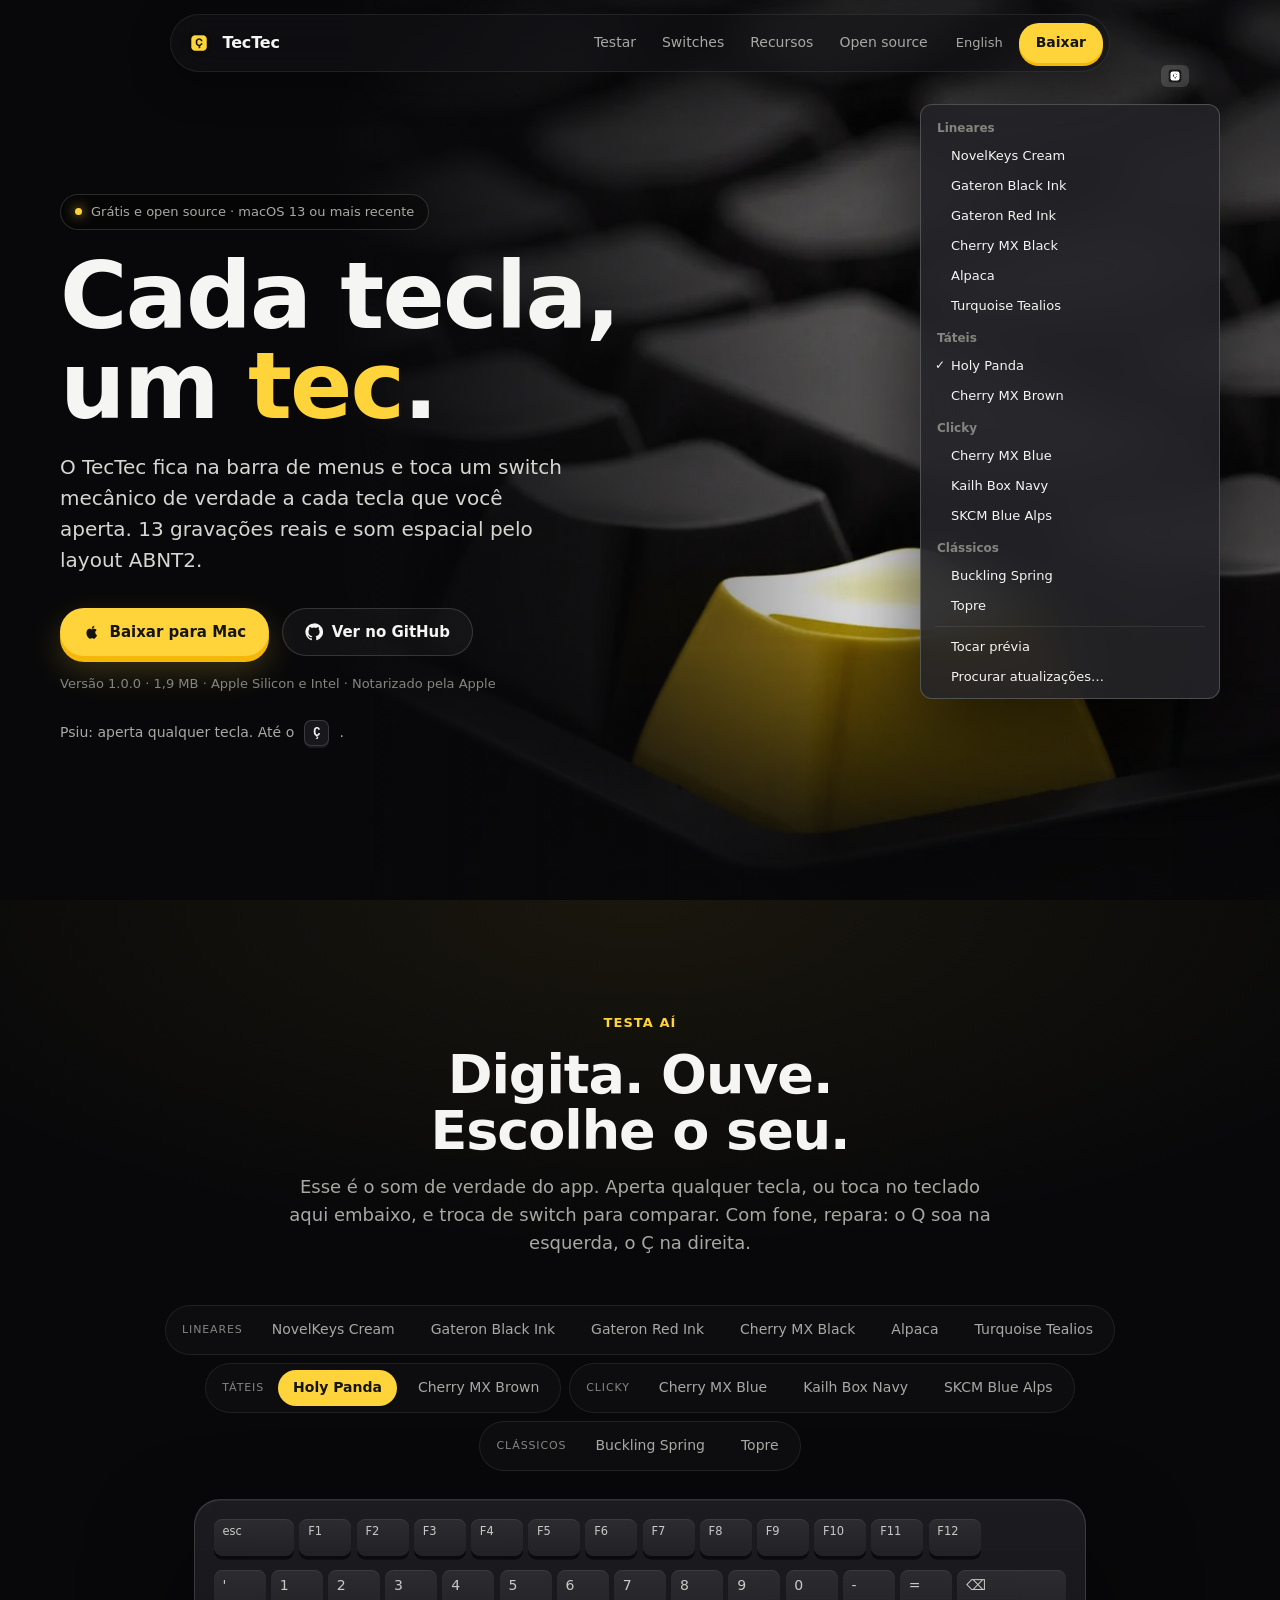
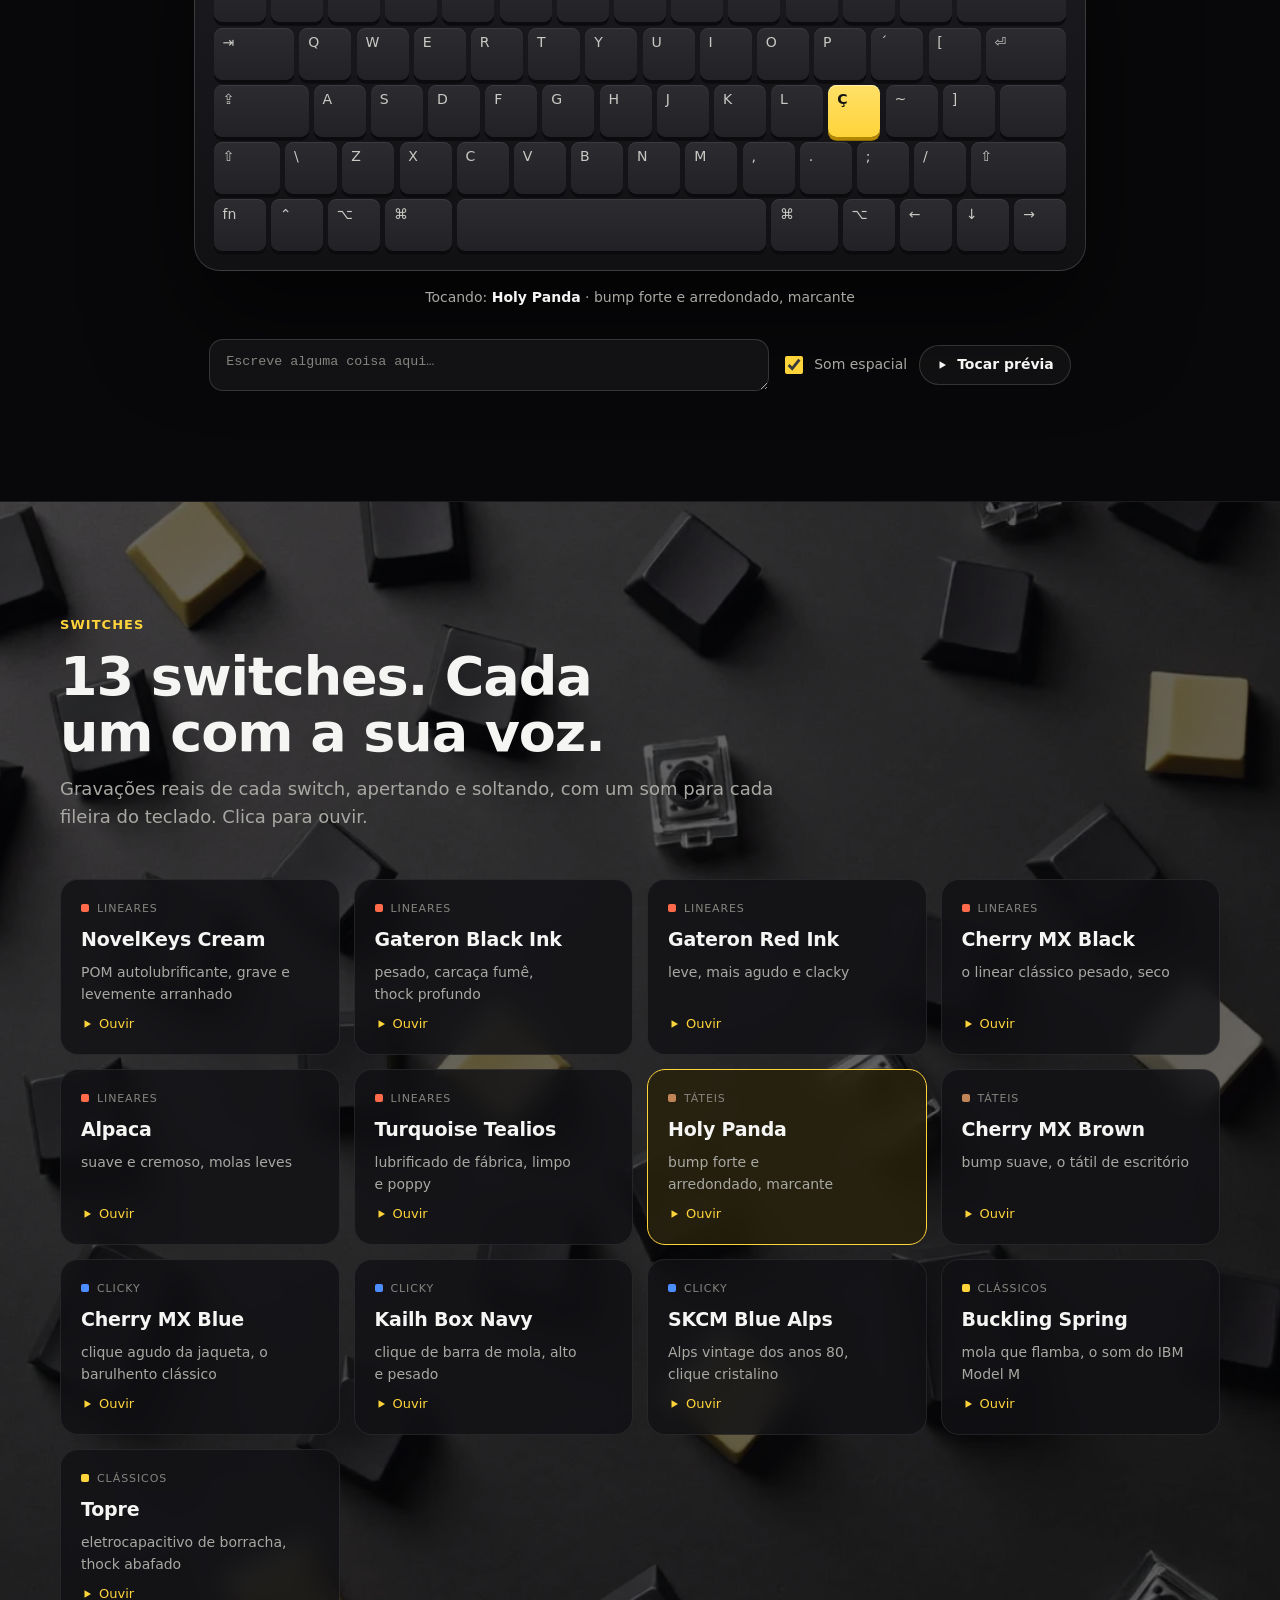
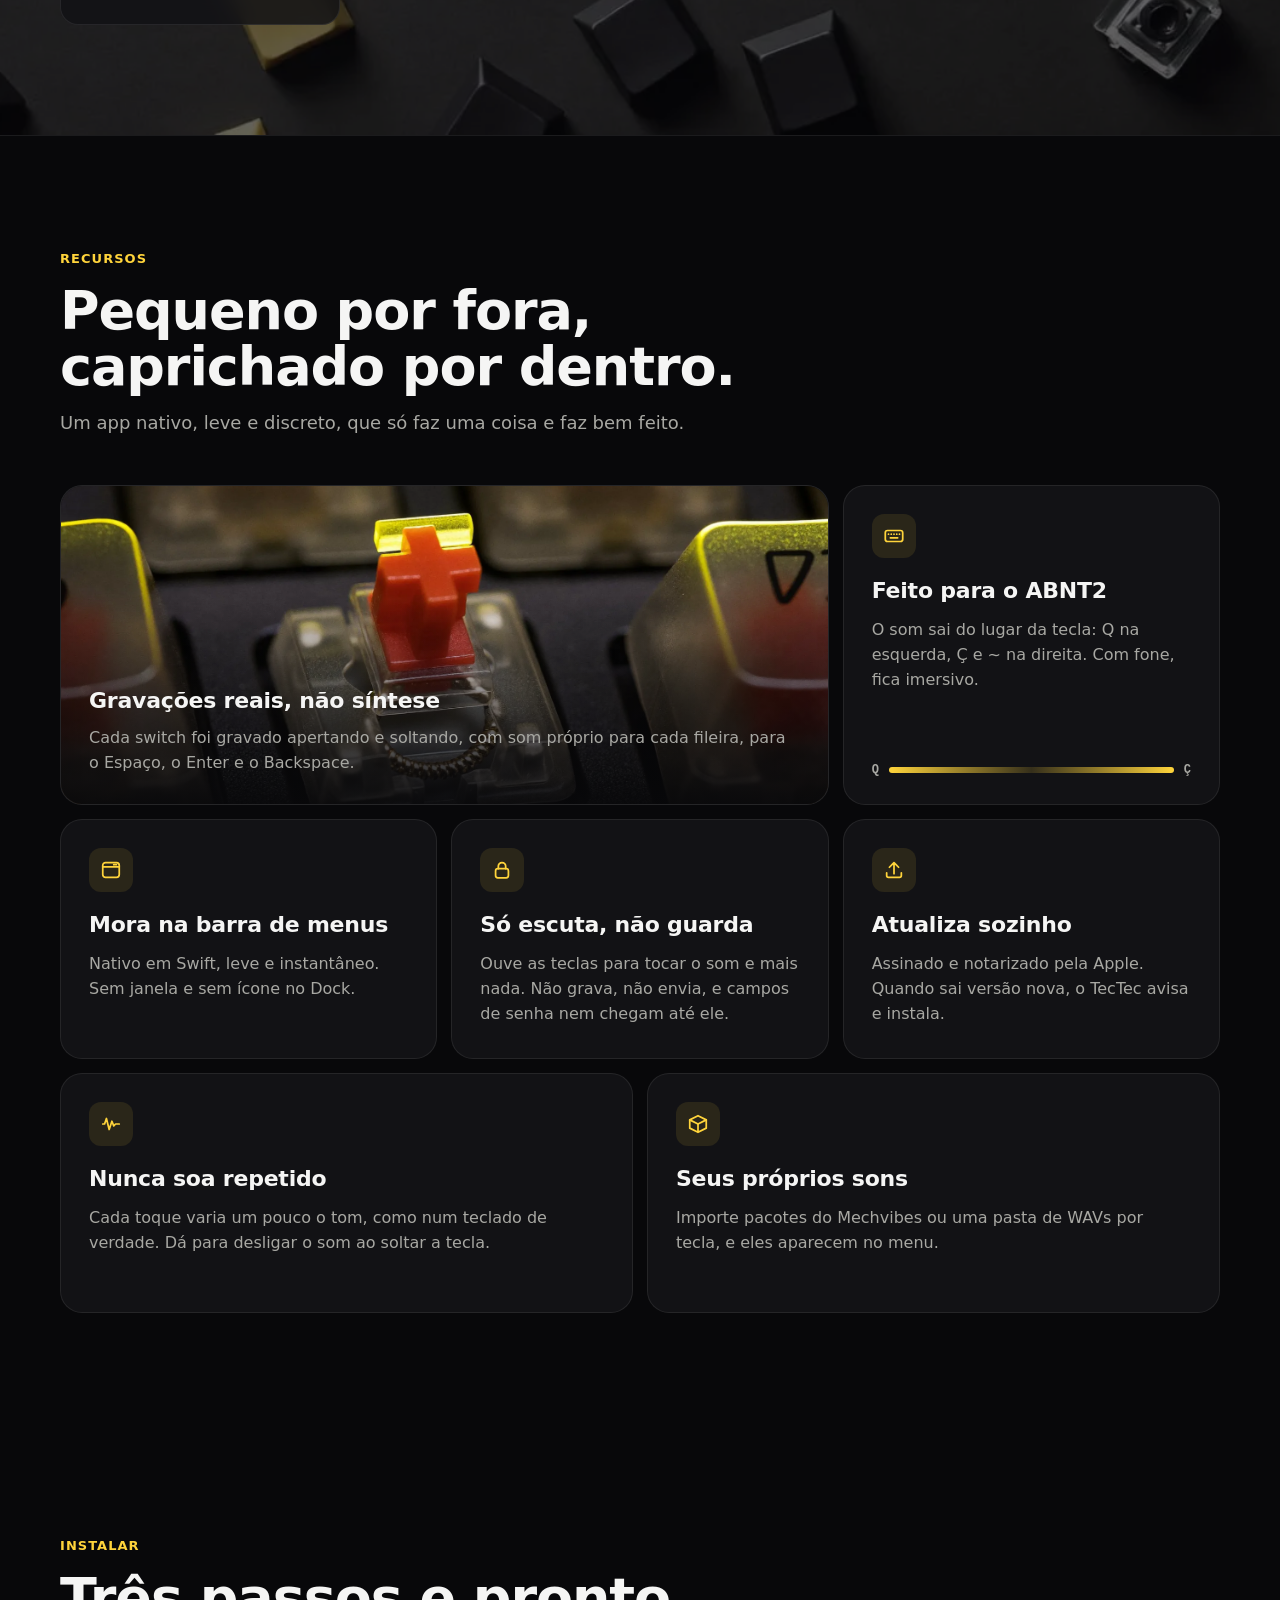
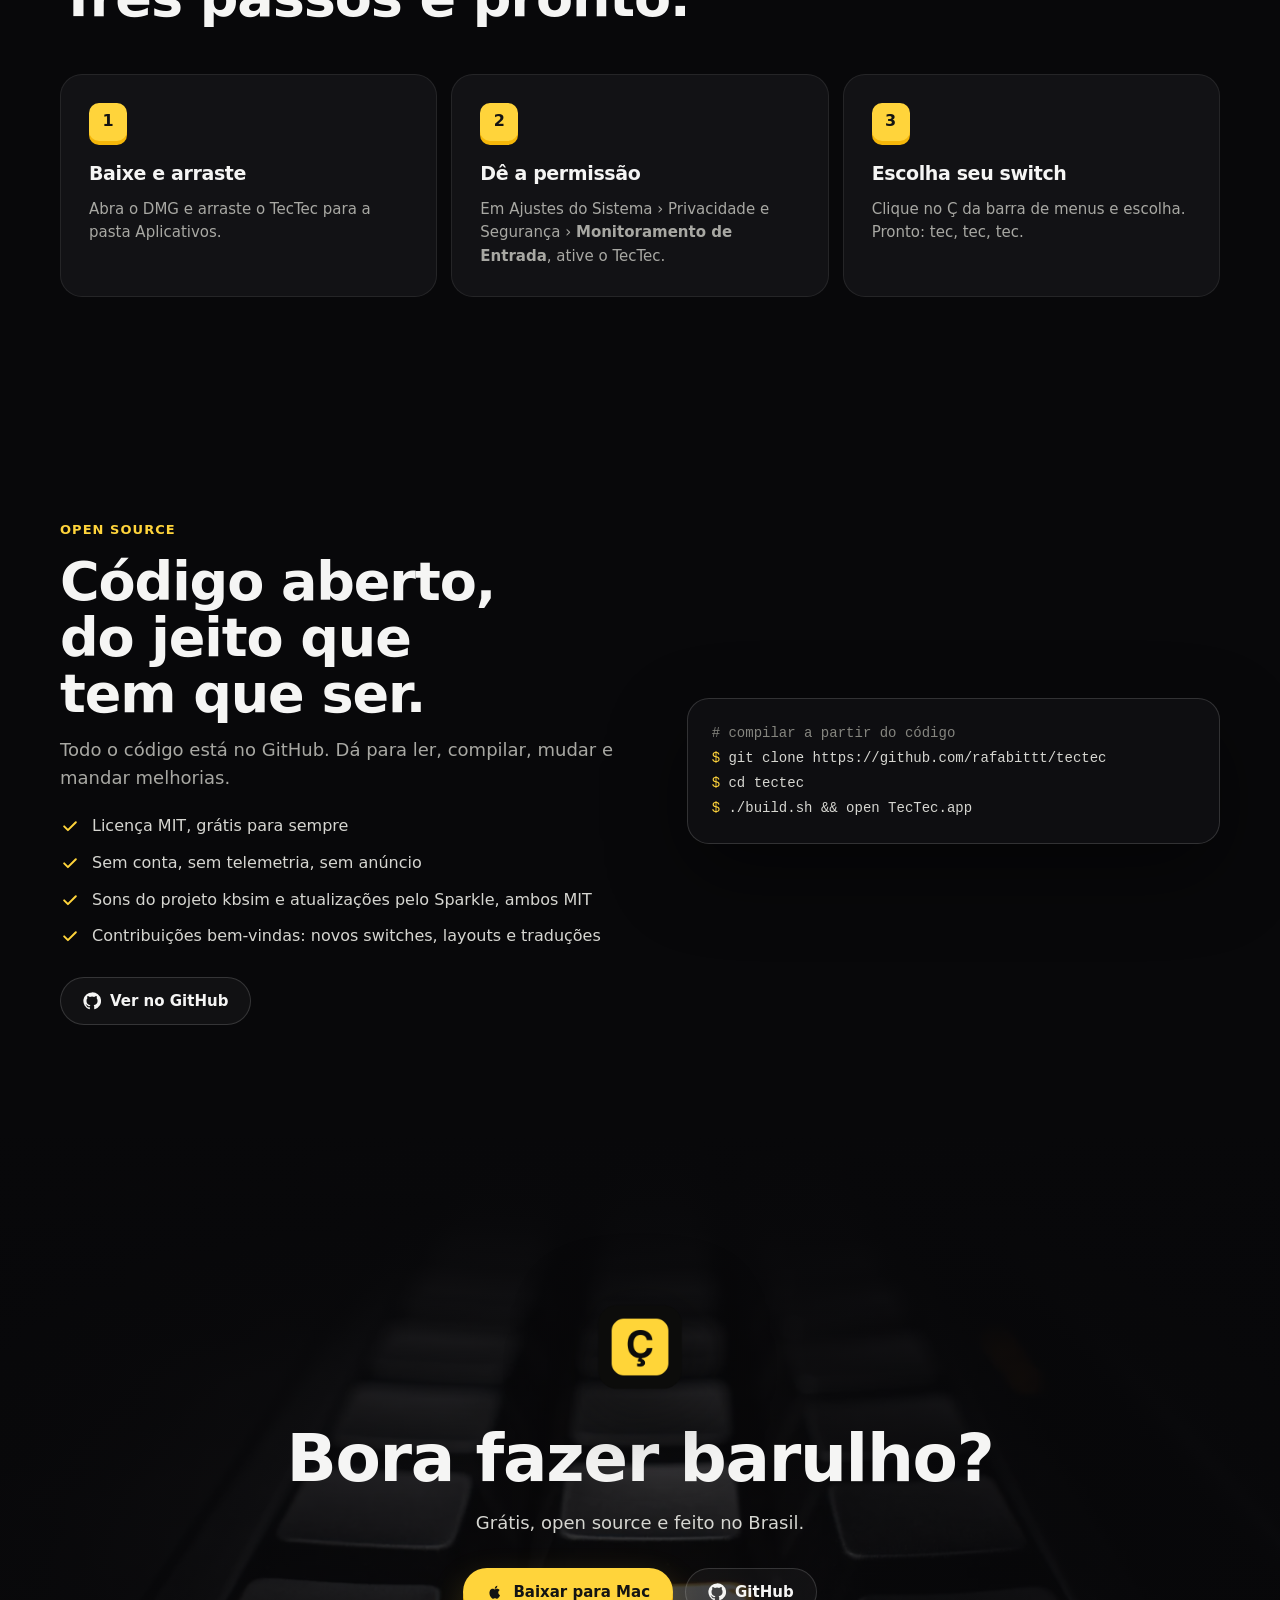
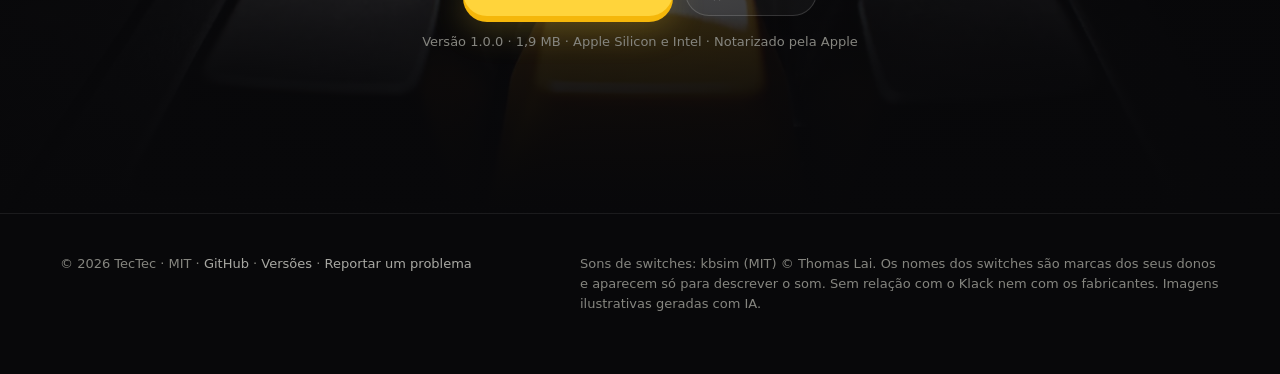
<file: docs/index.html>
<!doctype html>
<html lang="pt-BR">
<head>
<meta charset="utf-8">
<meta name="viewport" content="width=device-width, initial-scale=1, viewport-fit=cover">
<title>TecTec: som de teclado mecânico no Mac, feito para o ABNT2</title>
<meta name="description" content="O TecTec fica na barra de menus e toca um switch mecânico de verdade a cada tecla. 13 gravações reais, som espacial pelo layout ABNT2. Grátis e open source.">
<meta name="theme-color" content="#08080a">
<link rel="canonical" href="https://rafabittt.github.io/tectec/">
<link rel="alternate" hreflang="pt-BR" href="https://rafabittt.github.io/tectec/">
<link rel="alternate" hreflang="en" href="https://rafabittt.github.io/tectec/en/">
<link rel="alternate" hreflang="x-default" href="https://rafabittt.github.io/tectec/">
<meta property="og:type" content="website">
<meta property="og:title" content="TecTec: som de teclado mecânico no Mac, feito para o ABNT2">
<meta property="og:description" content="O TecTec fica na barra de menus e toca um switch mecânico de verdade a cada tecla. 13 gravações reais, som espacial pelo layout ABNT2. Grátis e open source.">
<meta property="og:url" content="https://rafabittt.github.io/tectec/">
<meta property="og:image" content="https://rafabittt.github.io/tectec/assets/og.jpg">
<meta name="twitter:card" content="summary_large_image">
<link rel="icon" href="assets/favicon.png">
<link rel="apple-touch-icon" href="assets/icon-180.png">
<link rel="preload" as="image" href="assets/hero.webp">
<link rel="stylesheet" href="assets/site.css">
<script type="application/ld+json">{"@context": "https://schema.org", "@type": "SoftwareApplication", "name": "TecTec", "operatingSystem": "macOS 13+", "applicationCategory": "UtilitiesApplication", "offers": {"@type": "Offer", "price": "0", "priceCurrency": "USD"}, "downloadUrl": "https://github.com/rafabittt/tectec/releases/latest", "softwareVersion": "1.0.0", "license": "https://opensource.org/licenses/MIT", "url": "https://rafabittt.github.io/tectec/"}</script>
</head>
<body>
<a class="skip" href="#main">Pular para o conteúdo</a>
<nav class="nav" aria-label="TecTec">
  <a class="brand" href="./"><img src="assets/icon-180.png" alt="" width="28" height="28">TecTec</a>
  <div class="links"><a href="#testar">Testar</a><a href="#switches">Switches</a><a href="#recursos">Recursos</a><a href="#open-source">Open source</a></div>
  <a class="lang" href="en/" hreflang="en" lang="en">English</a>
  <a class="btn btn-ghost btn-sm stars" href="https://github.com/rafabittt/tectec" hidden><svg viewBox="0 0 24 24" fill="currentColor" aria-hidden="true" style="width:14px;height:14px"><path d="M12 2.5l2.9 6.1 6.6.8-4.9 4.5 1.3 6.6L12 17.3 6.1 20.5l1.3-6.6L2.5 9.4l6.6-.8z"/></svg><span data-stars></span></a>
  <a class="btn btn-primary btn-sm" href="https://github.com/rafabittt/tectec/releases/latest" data-download>Baixar</a>
</nav>

<main id="main">
<header class="hero">
  <div class="hero-bg"><img src="assets/hero.webp" alt="Teclado mecânico preto com uma tecla amarela em destaque" width="1800" height="1012" fetchpriority="high"></div>
  <div class="wrap">
    <div class="hero-in">
      <span class="eyebrow"><span class="dot" aria-hidden="true"></span>Grátis e open source · macOS 13 ou mais recente</span>
      <h1>Cada tecla, um <em>tec</em>.</h1>
      <p class="lead">O TecTec fica na barra de menus e toca um switch mecânico de verdade a cada tecla que você aperta. 13 gravações reais e som espacial pelo layout ABNT2.</p>
      <div class="ctas">
        <a class="btn btn-primary" href="https://github.com/rafabittt/tectec/releases/latest" data-download><svg viewBox="0 0 24 24" fill="currentColor" aria-hidden="true"><path d="M16.37 12.8c-.02-2.2 1.8-3.26 1.88-3.31-1.03-1.5-2.62-1.7-3.18-1.73-1.35-.14-2.64.8-3.33.8-.69 0-1.74-.78-2.87-.76-1.47.02-2.83.86-3.59 2.18-1.53 2.66-.39 6.6 1.1 8.76.73 1.06 1.6 2.24 2.73 2.2 1.1-.04 1.51-.71 2.84-.71 1.32 0 1.7.71 2.86.69 1.18-.02 1.93-1.07 2.65-2.14.84-1.23 1.18-2.42 1.2-2.48-.03-.01-2.3-.88-2.32-3.5zM14.2 6.33c.6-.73 1.01-1.75.9-2.76-.87.04-1.92.58-2.54 1.31-.56.64-1.05 1.67-.92 2.66.97.08 1.96-.49 2.56-1.21z"/></svg>Baixar para Mac</a>
        <a class="btn btn-ghost" href="https://github.com/rafabittt/tectec"><svg viewBox="0 0 24 24" fill="currentColor" aria-hidden="true"><path d="M12 .5a11.5 11.5 0 0 0-3.64 22.41c.58.1.79-.25.79-.56v-2c-3.2.7-3.88-1.37-3.88-1.37-.52-1.33-1.28-1.69-1.28-1.69-1.05-.72.08-.7.08-.7 1.16.08 1.77 1.19 1.77 1.19 1.03 1.77 2.7 1.26 3.36.96.1-.75.4-1.26.73-1.55-2.55-.29-5.24-1.28-5.24-5.69 0-1.26.45-2.29 1.19-3.09-.12-.29-.52-1.46.11-3.05 0 0 .97-.31 3.17 1.18a11 11 0 0 1 5.77 0c2.2-1.49 3.17-1.18 3.17-1.18.63 1.59.23 2.76.11 3.05.74.8 1.19 1.83 1.19 3.09 0 4.42-2.69 5.39-5.26 5.68.41.36.78 1.06.78 2.14v3.17c0 .31.21.67.8.56A11.5 11.5 0 0 0 12 .5z"/></svg>Ver no GitHub</a>
      </div>
      <p class="meta">Versão <span data-version>1.0.0</span> · <span data-size>1,9 MB</span> · Apple Silicon e Intel · Notarizado pela Apple</p>
      <p class="hint">Psiu: aperta qualquer tecla. Até o <kbd>Ç</kbd>.</p>
    </div>
  </div>
  <div class="menu-mock" role="menu" aria-label="Menu do TecTec na barra de menus. Clique num switch para ouvir."><span class="anchor" aria-hidden="true"><img src="assets/favicon.png" alt=""></span><div class="mh" role="presentation">Lineares</div><button type="button" role="menuitemradio" aria-checked="false" data-switch="cream">NovelKeys Cream</button><button type="button" role="menuitemradio" aria-checked="false" data-switch="blackink">Gateron Black Ink</button><button type="button" role="menuitemradio" aria-checked="false" data-switch="redink">Gateron Red Ink</button><button type="button" role="menuitemradio" aria-checked="false" data-switch="mxblack">Cherry MX Black</button><button type="button" role="menuitemradio" aria-checked="false" data-switch="alpaca">Alpaca</button><button type="button" role="menuitemradio" aria-checked="false" data-switch="turquoise">Turquoise Tealios</button><div class="mh" role="presentation">Táteis</div><button type="button" role="menuitemradio" aria-checked="false" data-switch="holypanda">Holy Panda</button><button type="button" role="menuitemradio" aria-checked="false" data-switch="mxbrown">Cherry MX Brown</button><div class="mh" role="presentation">Clicky</div><button type="button" role="menuitemradio" aria-checked="false" data-switch="mxblue">Cherry MX Blue</button><button type="button" role="menuitemradio" aria-checked="false" data-switch="boxnavy">Kailh Box Navy</button><button type="button" role="menuitemradio" aria-checked="false" data-switch="bluealps">SKCM Blue Alps</button><div class="mh" role="presentation">Clássicos</div><button type="button" role="menuitemradio" aria-checked="false" data-switch="buckling">Buckling Spring</button><button type="button" role="menuitemradio" aria-checked="false" data-switch="topre">Topre</button><hr><button type="button" role="menuitem" data-preview>Tocar prévia</button><button type="button" role="menuitem" tabindex="-1" aria-disabled="true">Procurar atualizações…</button></div>
</header>

<section class="play" id="testar">
  <div class="wrap">
    <div class="head center reveal">
      <span class="kicker">Testa aí</span>
      <h2>Digita. Ouve. Escolhe o seu.</h2>
      <p>Esse é o som de verdade do app. Aperta qualquer tecla, ou toca no teclado aqui embaixo, e troca de switch para comparar. Com fone, repara: o Q soa na esquerda, o Ç na direita.</p>
    </div>
    <div class="picker"><div class="grp" role="group" aria-label="Lineares"><span>Lineares</span><button type="button" class="chip-btn" aria-pressed="false" data-switch="cream">NovelKeys Cream</button><button type="button" class="chip-btn" aria-pressed="false" data-switch="blackink">Gateron Black Ink</button><button type="button" class="chip-btn" aria-pressed="false" data-switch="redink">Gateron Red Ink</button><button type="button" class="chip-btn" aria-pressed="false" data-switch="mxblack">Cherry MX Black</button><button type="button" class="chip-btn" aria-pressed="false" data-switch="alpaca">Alpaca</button><button type="button" class="chip-btn" aria-pressed="false" data-switch="turquoise">Turquoise Tealios</button></div><div class="grp" role="group" aria-label="Táteis"><span>Táteis</span><button type="button" class="chip-btn" aria-pressed="false" data-switch="holypanda">Holy Panda</button><button type="button" class="chip-btn" aria-pressed="false" data-switch="mxbrown">Cherry MX Brown</button></div><div class="grp" role="group" aria-label="Clicky"><span>Clicky</span><button type="button" class="chip-btn" aria-pressed="false" data-switch="mxblue">Cherry MX Blue</button><button type="button" class="chip-btn" aria-pressed="false" data-switch="boxnavy">Kailh Box Navy</button><button type="button" class="chip-btn" aria-pressed="false" data-switch="bluealps">SKCM Blue Alps</button></div><div class="grp" role="group" aria-label="Clássicos"><span>Clássicos</span><button type="button" class="chip-btn" aria-pressed="false" data-switch="buckling">Buckling Spring</button><button type="button" class="chip-btn" aria-pressed="false" data-switch="topre">Topre</button></div></div>
    <div class="board" id="board" role="group" aria-label="Teclado ABNT2 interativo"></div>
    <p class="now" id="now" aria-live="polite"></p>
    <div class="play-tools">
      <textarea rows="1" placeholder="Escreve alguma coisa aqui…" aria-label="Escreve alguma coisa aqui…"></textarea>
      <label class="toggle"><input type="checkbox" id="spatial" checked> Som espacial</label>
      <button type="button" class="btn btn-ghost btn-sm" data-preview><svg viewBox="0 0 24 24" fill="currentColor" aria-hidden="true" style="width:12px;height:12px"><path d="M7 4.5v15l13-7.5z"/></svg> Tocar prévia</button>
    </div>
  </div>
</section>

<section class="sw-band" id="switches">
  <div class="bg" aria-hidden="true"><img src="assets/keycaps.webp" alt="" loading="lazy"></div>
  <div class="wrap">
    <div class="head reveal">
      <span class="kicker">Switches</span>
      <h2>13 switches. Cada um com a sua voz.</h2>
      <p>Gravações reais de cada switch, apertando e soltando, com um som para cada fileira do teclado. Clica para ouvir.</p>
    </div>
    <div class="sw-grid"><button type="button" class="sw reveal" aria-pressed="false" data-switch="cream" style="--c:#ff6b4a"><span class="t"><i></i>Lineares</span><h3>NovelKeys Cream</h3><p>POM autolubrificante, grave e levemente arranhado</p><span class="play-i"><svg viewBox="0 0 24 24" fill="currentColor" aria-hidden="true" style="width:12px;height:12px"><path d="M7 4.5v15l13-7.5z"/></svg> Ouvir</span></button><button type="button" class="sw reveal" aria-pressed="false" data-switch="blackink" style="--c:#ff6b4a"><span class="t"><i></i>Lineares</span><h3>Gateron Black Ink</h3><p>pesado, carcaça fumê, thock profundo</p><span class="play-i"><svg viewBox="0 0 24 24" fill="currentColor" aria-hidden="true" style="width:12px;height:12px"><path d="M7 4.5v15l13-7.5z"/></svg> Ouvir</span></button><button type="button" class="sw reveal" aria-pressed="false" data-switch="redink" style="--c:#ff6b4a"><span class="t"><i></i>Lineares</span><h3>Gateron Red Ink</h3><p>leve, mais agudo e clacky</p><span class="play-i"><svg viewBox="0 0 24 24" fill="currentColor" aria-hidden="true" style="width:12px;height:12px"><path d="M7 4.5v15l13-7.5z"/></svg> Ouvir</span></button><button type="button" class="sw reveal" aria-pressed="false" data-switch="mxblack" style="--c:#ff6b4a"><span class="t"><i></i>Lineares</span><h3>Cherry MX Black</h3><p>o linear clássico pesado, seco</p><span class="play-i"><svg viewBox="0 0 24 24" fill="currentColor" aria-hidden="true" style="width:12px;height:12px"><path d="M7 4.5v15l13-7.5z"/></svg> Ouvir</span></button><button type="button" class="sw reveal" aria-pressed="false" data-switch="alpaca" style="--c:#ff6b4a"><span class="t"><i></i>Lineares</span><h3>Alpaca</h3><p>suave e cremoso, molas leves</p><span class="play-i"><svg viewBox="0 0 24 24" fill="currentColor" aria-hidden="true" style="width:12px;height:12px"><path d="M7 4.5v15l13-7.5z"/></svg> Ouvir</span></button><button type="button" class="sw reveal" aria-pressed="false" data-switch="turquoise" style="--c:#ff6b4a"><span class="t"><i></i>Lineares</span><h3>Turquoise Tealios</h3><p>lubrificado de fábrica, limpo e poppy</p><span class="play-i"><svg viewBox="0 0 24 24" fill="currentColor" aria-hidden="true" style="width:12px;height:12px"><path d="M7 4.5v15l13-7.5z"/></svg> Ouvir</span></button><button type="button" class="sw reveal" aria-pressed="false" data-switch="holypanda" style="--c:#c08457"><span class="t"><i></i>Táteis</span><h3>Holy Panda</h3><p>bump forte e arredondado, marcante</p><span class="play-i"><svg viewBox="0 0 24 24" fill="currentColor" aria-hidden="true" style="width:12px;height:12px"><path d="M7 4.5v15l13-7.5z"/></svg> Ouvir</span></button><button type="button" class="sw reveal" aria-pressed="false" data-switch="mxbrown" style="--c:#c08457"><span class="t"><i></i>Táteis</span><h3>Cherry MX Brown</h3><p>bump suave, o tátil de escritório</p><span class="play-i"><svg viewBox="0 0 24 24" fill="currentColor" aria-hidden="true" style="width:12px;height:12px"><path d="M7 4.5v15l13-7.5z"/></svg> Ouvir</span></button><button type="button" class="sw reveal" aria-pressed="false" data-switch="mxblue" style="--c:#4c8dff"><span class="t"><i></i>Clicky</span><h3>Cherry MX Blue</h3><p>clique agudo da jaqueta, o barulhento clássico</p><span class="play-i"><svg viewBox="0 0 24 24" fill="currentColor" aria-hidden="true" style="width:12px;height:12px"><path d="M7 4.5v15l13-7.5z"/></svg> Ouvir</span></button><button type="button" class="sw reveal" aria-pressed="false" data-switch="boxnavy" style="--c:#4c8dff"><span class="t"><i></i>Clicky</span><h3>Kailh Box Navy</h3><p>clique de barra de mola, alto e pesado</p><span class="play-i"><svg viewBox="0 0 24 24" fill="currentColor" aria-hidden="true" style="width:12px;height:12px"><path d="M7 4.5v15l13-7.5z"/></svg> Ouvir</span></button><button type="button" class="sw reveal" aria-pressed="false" data-switch="bluealps" style="--c:#4c8dff"><span class="t"><i></i>Clicky</span><h3>SKCM Blue Alps</h3><p>Alps vintage dos anos 80, clique cristalino</p><span class="play-i"><svg viewBox="0 0 24 24" fill="currentColor" aria-hidden="true" style="width:12px;height:12px"><path d="M7 4.5v15l13-7.5z"/></svg> Ouvir</span></button><button type="button" class="sw reveal" aria-pressed="false" data-switch="buckling" style="--c:#ffd43b"><span class="t"><i></i>Clássicos</span><h3>Buckling Spring</h3><p>mola que flamba, o som do IBM Model M</p><span class="play-i"><svg viewBox="0 0 24 24" fill="currentColor" aria-hidden="true" style="width:12px;height:12px"><path d="M7 4.5v15l13-7.5z"/></svg> Ouvir</span></button><button type="button" class="sw reveal" aria-pressed="false" data-switch="topre" style="--c:#ffd43b"><span class="t"><i></i>Clássicos</span><h3>Topre</h3><p>eletrocapacitivo de borracha, thock abafado</p><span class="play-i"><svg viewBox="0 0 24 24" fill="currentColor" aria-hidden="true" style="width:12px;height:12px"><path d="M7 4.5v15l13-7.5z"/></svg> Ouvir</span></button></div>
  </div>
</section>

<section id="recursos">
  <div class="wrap">
    <div class="head reveal">
      <span class="kicker">Recursos</span>
      <h2>Pequeno por fora, caprichado por dentro.</h2>
      <p>Um app nativo, leve e discreto, que só faz uma coisa e faz bem feito.</p>
    </div>
    <div class="bento"><div class="cell w4 photo reveal"><img src="assets/switch.webp" alt="Switch mecânico sem a tecla, com a haste vermelha em cruz e a mola aparente" loading="lazy" width="1800" height="1012"><div class="cap"><h3>Gravações reais, não síntese</h3><p>Cada switch foi gravado apertando e soltando, com som próprio para cada fileira, para o Espaço, o Enter e o Backspace.</p></div></div><div class="cell  reveal"><span class="ico"><svg viewBox="0 0 24 24" fill="none" stroke="currentColor" stroke-width="1.9" stroke-linecap="round" stroke-linejoin="round" aria-hidden="true"><rect x="2.5" y="6" width="19" height="12" rx="2.5"/><path d="M6 10h.01M9 10h.01M12 10h.01M15 10h.01M18 10h.01M8 14h8"/></svg></span><h3>Feito para o ABNT2</h3><p>O som sai do lugar da tecla: Q na esquerda, Ç e ~ na direita. Com fone, fica imersivo.</p><div class="spatial" aria-hidden="true"><b>Q</b><span></span><b>Ç</b></div></div><div class="cell  reveal"><span class="ico"><svg viewBox="0 0 24 24" fill="none" stroke="currentColor" stroke-width="1.9" stroke-linecap="round" stroke-linejoin="round" aria-hidden="true"><rect x="3" y="4" width="18" height="16" rx="3"/><path d="M3 8.5h18M15 6.2h3"/></svg></span><h3>Mora na barra de menus</h3><p>Nativo em Swift, leve e instantâneo. Sem janela e sem ícone no Dock.</p></div><div class="cell  reveal"><span class="ico"><svg viewBox="0 0 24 24" fill="none" stroke="currentColor" stroke-width="1.9" stroke-linecap="round" stroke-linejoin="round" aria-hidden="true"><rect x="5" y="10.5" width="14" height="10" rx="2.5"/><path d="M8 10.5V8a4 4 0 0 1 8 0v2.5"/></svg></span><h3>Só escuta, não guarda</h3><p>Ouve as teclas para tocar o som e mais nada. Não grava, não envia, e campos de senha nem chegam até ele.</p></div><div class="cell  reveal"><span class="ico"><svg viewBox="0 0 24 24" fill="none" stroke="currentColor" stroke-width="1.9" stroke-linecap="round" stroke-linejoin="round" aria-hidden="true"><path d="M12 16V4M7 9l5-5 5 5"/><path d="M4 15v3a2 2 0 0 0 2 2h12a2 2 0 0 0 2-2v-3"/></svg></span><h3>Atualiza sozinho</h3><p>Assinado e notarizado pela Apple. Quando sai versão nova, o TecTec avisa e instala.</p></div><div class="cell w3 reveal"><span class="ico"><svg viewBox="0 0 24 24" fill="none" stroke="currentColor" stroke-width="1.9" stroke-linecap="round" stroke-linejoin="round" aria-hidden="true"><path d="M3 12h2l2-6 3 12 3-9 2 5 2-2h4"/></svg></span><h3>Nunca soa repetido</h3><p>Cada toque varia um pouco o tom, como num teclado de verdade. Dá para desligar o som ao soltar a tecla.</p></div><div class="cell w3 reveal"><span class="ico"><svg viewBox="0 0 24 24" fill="none" stroke="currentColor" stroke-width="1.9" stroke-linecap="round" stroke-linejoin="round" aria-hidden="true"><path d="M3 7.5 12 3l9 4.5-9 4.5z"/><path d="M3 7.5v9L12 21l9-4.5v-9M12 12v9"/></svg></span><h3>Seus próprios sons</h3><p>Importe pacotes do Mechvibes ou uma pasta de WAVs por tecla, e eles aparecem no menu.</p></div></div>
  </div>
</section>

<section id="instalar">
  <div class="wrap">
    <div class="head reveal">
      <span class="kicker">Instalar</span>
      <h2>Três passos e pronto.</h2>
    </div>
    <div class="steps"><div class="step reveal"><h3>Baixe e arraste</h3><p>Abra o DMG e arraste o TecTec para a pasta Aplicativos.</p></div><div class="step reveal"><h3>Dê a permissão</h3><p>Em Ajustes do Sistema › Privacidade e Segurança › <b>Monitoramento de Entrada</b>, ative o TecTec.</p></div><div class="step reveal"><h3>Escolha seu switch</h3><p>Clique no Ç da barra de menus e escolha. Pronto: tec, tec, tec.</p></div></div>
  </div>
</section>

<section id="open-source">
  <div class="wrap oss">
    <div class="reveal">
      <span class="kicker">Open source</span>
      <h2 style="font-size:clamp(34px,4.6vw,54px);line-height:1.04;margin:12px 0 14px">Código aberto, do jeito que tem que ser.</h2>
      <p style="color:var(--dim);font-size:18px">Todo o código está no GitHub. Dá para ler, compilar, mudar e mandar melhorias.</p>
      <ul><li><svg viewBox="0 0 24 24" fill="none" stroke="currentColor" stroke-width="2.4" stroke-linecap="round" stroke-linejoin="round" aria-hidden="true"><path d="M5 12.5l4.5 4.5L19 7.5"/></svg><span>Licença MIT, grátis para sempre</span></li><li><svg viewBox="0 0 24 24" fill="none" stroke="currentColor" stroke-width="2.4" stroke-linecap="round" stroke-linejoin="round" aria-hidden="true"><path d="M5 12.5l4.5 4.5L19 7.5"/></svg><span>Sem conta, sem telemetria, sem anúncio</span></li><li><svg viewBox="0 0 24 24" fill="none" stroke="currentColor" stroke-width="2.4" stroke-linecap="round" stroke-linejoin="round" aria-hidden="true"><path d="M5 12.5l4.5 4.5L19 7.5"/></svg><span>Sons do projeto kbsim e atualizações pelo Sparkle, ambos MIT</span></li><li><svg viewBox="0 0 24 24" fill="none" stroke="currentColor" stroke-width="2.4" stroke-linecap="round" stroke-linejoin="round" aria-hidden="true"><path d="M5 12.5l4.5 4.5L19 7.5"/></svg><span>Contribuições bem-vindas: novos switches, layouts e traduções</span></li></ul>
      <a class="btn btn-ghost" href="https://github.com/rafabittt/tectec"><svg viewBox="0 0 24 24" fill="currentColor" aria-hidden="true"><path d="M12 .5a11.5 11.5 0 0 0-3.64 22.41c.58.1.79-.25.79-.56v-2c-3.2.7-3.88-1.37-3.88-1.37-.52-1.33-1.28-1.69-1.28-1.69-1.05-.72.08-.7.08-.7 1.16.08 1.77 1.19 1.77 1.19 1.03 1.77 2.7 1.26 3.36.96.1-.75.4-1.26.73-1.55-2.55-.29-5.24-1.28-5.24-5.69 0-1.26.45-2.29 1.19-3.09-.12-.29-.52-1.46.11-3.05 0 0 .97-.31 3.17 1.18a11 11 0 0 1 5.77 0c2.2-1.49 3.17-1.18 3.17-1.18.63 1.59.23 2.76.11 3.05.74.8 1.19 1.83 1.19 3.09 0 4.42-2.69 5.39-5.26 5.68.41.36.78 1.06.78 2.14v3.17c0 .31.21.67.8.56A11.5 11.5 0 0 0 12 .5z"/></svg>Ver no GitHub</a>
    </div>
    <div class="code-card reveal" aria-label="Terminal"><span class="c"># compilar a partir do código</span><br><span class="p">$</span> git clone https://github.com/rafabittt/tectec<br><span class="p">$</span> cd tectec<br><span class="p">$</span> ./build.sh &amp;&amp; open TecTec.app</div>
  </div>
</section>

<section class="final">
  <div class="bg" aria-hidden="true"><img src="assets/cta.webp" alt="" loading="lazy"></div>
  <div class="wrap">
    <img class="icon" src="assets/icon-512.png" alt="" width="104" height="104">
    <h2>Bora fazer barulho?</h2>
    <p>Grátis, open source e feito no Brasil.</p>
    <div class="ctas">
      <a class="btn btn-primary" href="https://github.com/rafabittt/tectec/releases/latest" data-download><svg viewBox="0 0 24 24" fill="currentColor" aria-hidden="true"><path d="M16.37 12.8c-.02-2.2 1.8-3.26 1.88-3.31-1.03-1.5-2.62-1.7-3.18-1.73-1.35-.14-2.64.8-3.33.8-.69 0-1.74-.78-2.87-.76-1.47.02-2.83.86-3.59 2.18-1.53 2.66-.39 6.6 1.1 8.76.73 1.06 1.6 2.24 2.73 2.2 1.1-.04 1.51-.71 2.84-.71 1.32 0 1.7.71 2.86.69 1.18-.02 1.93-1.07 2.65-2.14.84-1.23 1.18-2.42 1.2-2.48-.03-.01-2.3-.88-2.32-3.5zM14.2 6.33c.6-.73 1.01-1.75.9-2.76-.87.04-1.92.58-2.54 1.31-.56.64-1.05 1.67-.92 2.66.97.08 1.96-.49 2.56-1.21z"/></svg>Baixar para Mac</a>
      <a class="btn btn-ghost" href="https://github.com/rafabittt/tectec"><svg viewBox="0 0 24 24" fill="currentColor" aria-hidden="true"><path d="M12 .5a11.5 11.5 0 0 0-3.64 22.41c.58.1.79-.25.79-.56v-2c-3.2.7-3.88-1.37-3.88-1.37-.52-1.33-1.28-1.69-1.28-1.69-1.05-.72.08-.7.08-.7 1.16.08 1.77 1.19 1.77 1.19 1.03 1.77 2.7 1.26 3.36.96.1-.75.4-1.26.73-1.55-2.55-.29-5.24-1.28-5.24-5.69 0-1.26.45-2.29 1.19-3.09-.12-.29-.52-1.46.11-3.05 0 0 .97-.31 3.17 1.18a11 11 0 0 1 5.77 0c2.2-1.49 3.17-1.18 3.17-1.18.63 1.59.23 2.76.11 3.05.74.8 1.19 1.83 1.19 3.09 0 4.42-2.69 5.39-5.26 5.68.41.36.78 1.06.78 2.14v3.17c0 .31.21.67.8.56A11.5 11.5 0 0 0 12 .5z"/></svg>GitHub</a>
    </div>
    <p class="meta">Versão <span data-version>1.0.0</span> · <span data-size>1,9 MB</span> · Apple Silicon e Intel · Notarizado pela Apple</p>
  </div>
</section>
</main>

<footer>
  <div class="wrap">
    <span>© 2026 TecTec · MIT · <a href="https://github.com/rafabittt/tectec">GitHub</a> · <a href="https://github.com/rafabittt/tectec/releases">Versões</a> · <a href="https://github.com/rafabittt/tectec/issues">Reportar um problema</a></span>
    <span class="fine">Sons de switches: kbsim (MIT) © Thomas Lai. Os nomes dos switches são marcas dos seus donos e aparecem só para descrever o som. Sem relação com o Klack nem com os fabricantes. Imagens ilustrativas geradas com IA.</span>
  </div>
</footer>
<script type="application/json" id="data">{"repo": "rafabittt/tectec", "sounds": "sounds/", "defaultSwitch": "holypanda", "decimal": ",", "files": {"cream": ["press/BACKSPACE", "press/ENTER", "press/GENERIC_R0", "press/GENERIC_R1", "press/GENERIC_R2", "press/GENERIC_R3", "press/GENERIC_R4", "press/SPACE", "release/BACKSPACE", "release/ENTER", "release/GENERIC", "release/SPACE"], "blackink": ["press/BACKSPACE", "press/ENTER", "press/GENERIC_R0", "press/GENERIC_R1", "press/GENERIC_R2", "press/GENERIC_R3", "press/GENERIC_R4", "press/SPACE", "release/BACKSPACE", "release/ENTER", "release/GENERIC", "release/SPACE"], "redink": ["press/BACKSPACE", "press/ENTER", "press/GENERIC_R0", "press/GENERIC_R1", "press/GENERIC_R2", "press/GENERIC_R3", "press/GENERIC_R4", "press/SPACE", "release/BACKSPACE", "release/ENTER", "release/GENERIC", "release/SPACE"], "mxblack": ["press/BACKSPACE", "press/ENTER", "press/GENERIC_R0", "press/GENERIC_R1", "press/GENERIC_R2", "press/GENERIC_R3", "press/GENERIC_R4", "press/SPACE", "release/BACKSPACE", "release/ENTER", "release/GENERIC", "release/SPACE"], "alpaca": ["press/BACKSPACE", "press/ENTER", "press/GENERIC_R0", "press/GENERIC_R1", "press/GENERIC_R2", "press/GENERIC_R3", "press/GENERIC_R4", "press/SPACE", "release/BACKSPACE", "release/ENTER", "release/GENERIC", "release/SPACE"], "turquoise": ["press/BACKSPACE", "press/ENTER", "press/GENERIC_R0", "press/GENERIC_R1", "press/GENERIC_R2", "press/GENERIC_R3", "press/GENERIC_R4", "press/SPACE", "release/BACKSPACE", "release/ENTER", "release/GENERIC", "release/SPACE"], "holypanda": ["press/BACKSPACE", "press/ENTER", "press/GENERIC_R0", "press/GENERIC_R1", "press/GENERIC_R2", "press/GENERIC_R3", "press/GENERIC_R4", "press/SPACE", "release/BACKSPACE", "release/ENTER", "release/GENERIC", "release/SPACE"], "mxbrown": ["press/BACKSPACE", "press/ENTER", "press/GENERIC_R0", "press/GENERIC_R1", "press/GENERIC_R2", "press/GENERIC_R3", "press/GENERIC_R4", "press/SPACE", "release/BACKSPACE", "release/ENTER", "release/GENERIC", "release/SPACE"], "mxblue": ["press/GENERIC_R0", "press/GENERIC_R1", "press/GENERIC_R2", "press/GENERIC_R3", "press/GENERIC_R4", "release/GENERIC"], "boxnavy": ["press/BACKSPACE", "press/ENTER", "press/GENERIC_R0", "press/GENERIC_R1", "press/GENERIC_R2", "press/GENERIC_R3", "press/GENERIC_R4", "press/SPACE", "release/BACKSPACE", "release/ENTER", "release/GENERIC", "release/SPACE"], "bluealps": ["press/BACKSPACE", "press/ENTER", "press/GENERIC_R0", "press/GENERIC_R1", "press/GENERIC_R2", "press/GENERIC_R3", "press/GENERIC_R4", "press/SPACE", "release/BACKSPACE", "release/ENTER", "release/GENERIC", "release/GENERIC_long", "release/SPACE"], "buckling": ["press/BACKSPACE", "press/ENTER", "press/GENERIC_R0", "press/GENERIC_R1", "press/GENERIC_R2", "press/GENERIC_R3", "press/GENERIC_R4", "press/SPACE", "release/BACKSPACE", "release/ENTER", "release/GENERIC", "release/SPACE"], "topre": ["press/BACKSPACE", "press/ENTER", "press/GENERIC_R0", "press/GENERIC_R1", "press/GENERIC_R2", "press/GENERIC_R3", "press/GENERIC_R4", "press/SPACE", "release/BACKSPACE", "release/ENTER", "release/GENERIC", "release/SPACE"]}, "switches": [{"id": "cream", "name": "NovelKeys Cream", "type": "linear", "sound": "POM autolubrificante, grave e levemente arranhado"}, {"id": "blackink", "name": "Gateron Black Ink", "type": "linear", "sound": "pesado, carcaça fumê, thock profundo"}, {"id": "redink", "name": "Gateron Red Ink", "type": "linear", "sound": "leve, mais agudo e clacky"}, {"id": "mxblack", "name": "Cherry MX Black", "type": "linear", "sound": "o linear clássico pesado, seco"}, {"id": "alpaca", "name": "Alpaca", "type": "linear", "sound": "suave e cremoso, molas leves"}, {"id": "turquoise", "name": "Turquoise Tealios", "type": "linear", "sound": "lubrificado de fábrica, limpo e poppy"}, {"id": "holypanda", "name": "Holy Panda", "type": "tactile", "sound": "bump forte e arredondado, marcante"}, {"id": "mxbrown", "name": "Cherry MX Brown", "type": "tactile", "sound": "bump suave, o tátil de escritório"}, {"id": "mxblue", "name": "Cherry MX Blue", "type": "clicky", "sound": "clique agudo da jaqueta, o barulhento clássico"}, {"id": "boxnavy", "name": "Kailh Box Navy", "type": "clicky", "sound": "clique de barra de mola, alto e pesado"}, {"id": "bluealps", "name": "SKCM Blue Alps", "type": "clicky", "sound": "Alps vintage dos anos 80, clique cristalino"}, {"id": "buckling", "name": "Buckling Spring", "type": "special", "sound": "mola que flamba, o som do IBM Model M"}, {"id": "topre", "name": "Topre", "type": "special", "sound": "eletrocapacitivo de borracha, thock abafado"}], "t": {"now": "Tocando:"}}</script>
<script src="assets/site.js" defer></script>
</body>
</html>
</file>
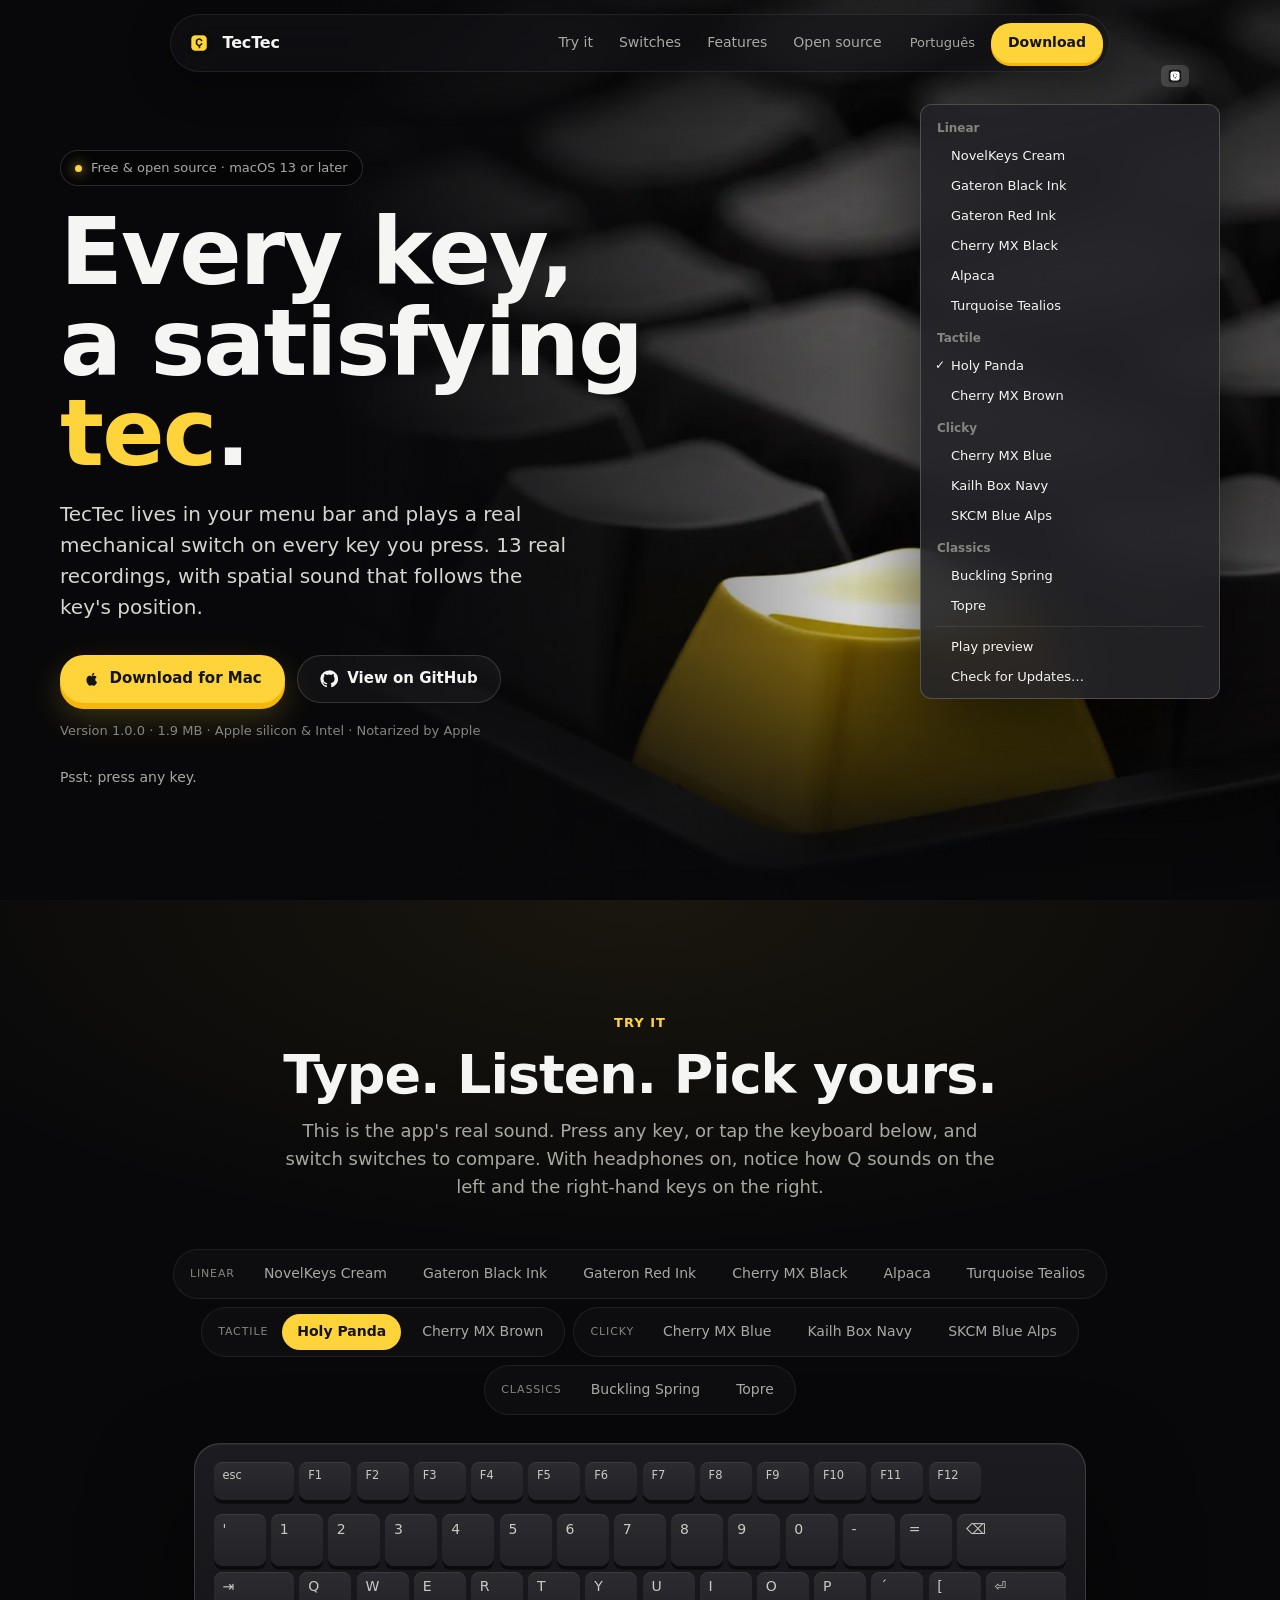
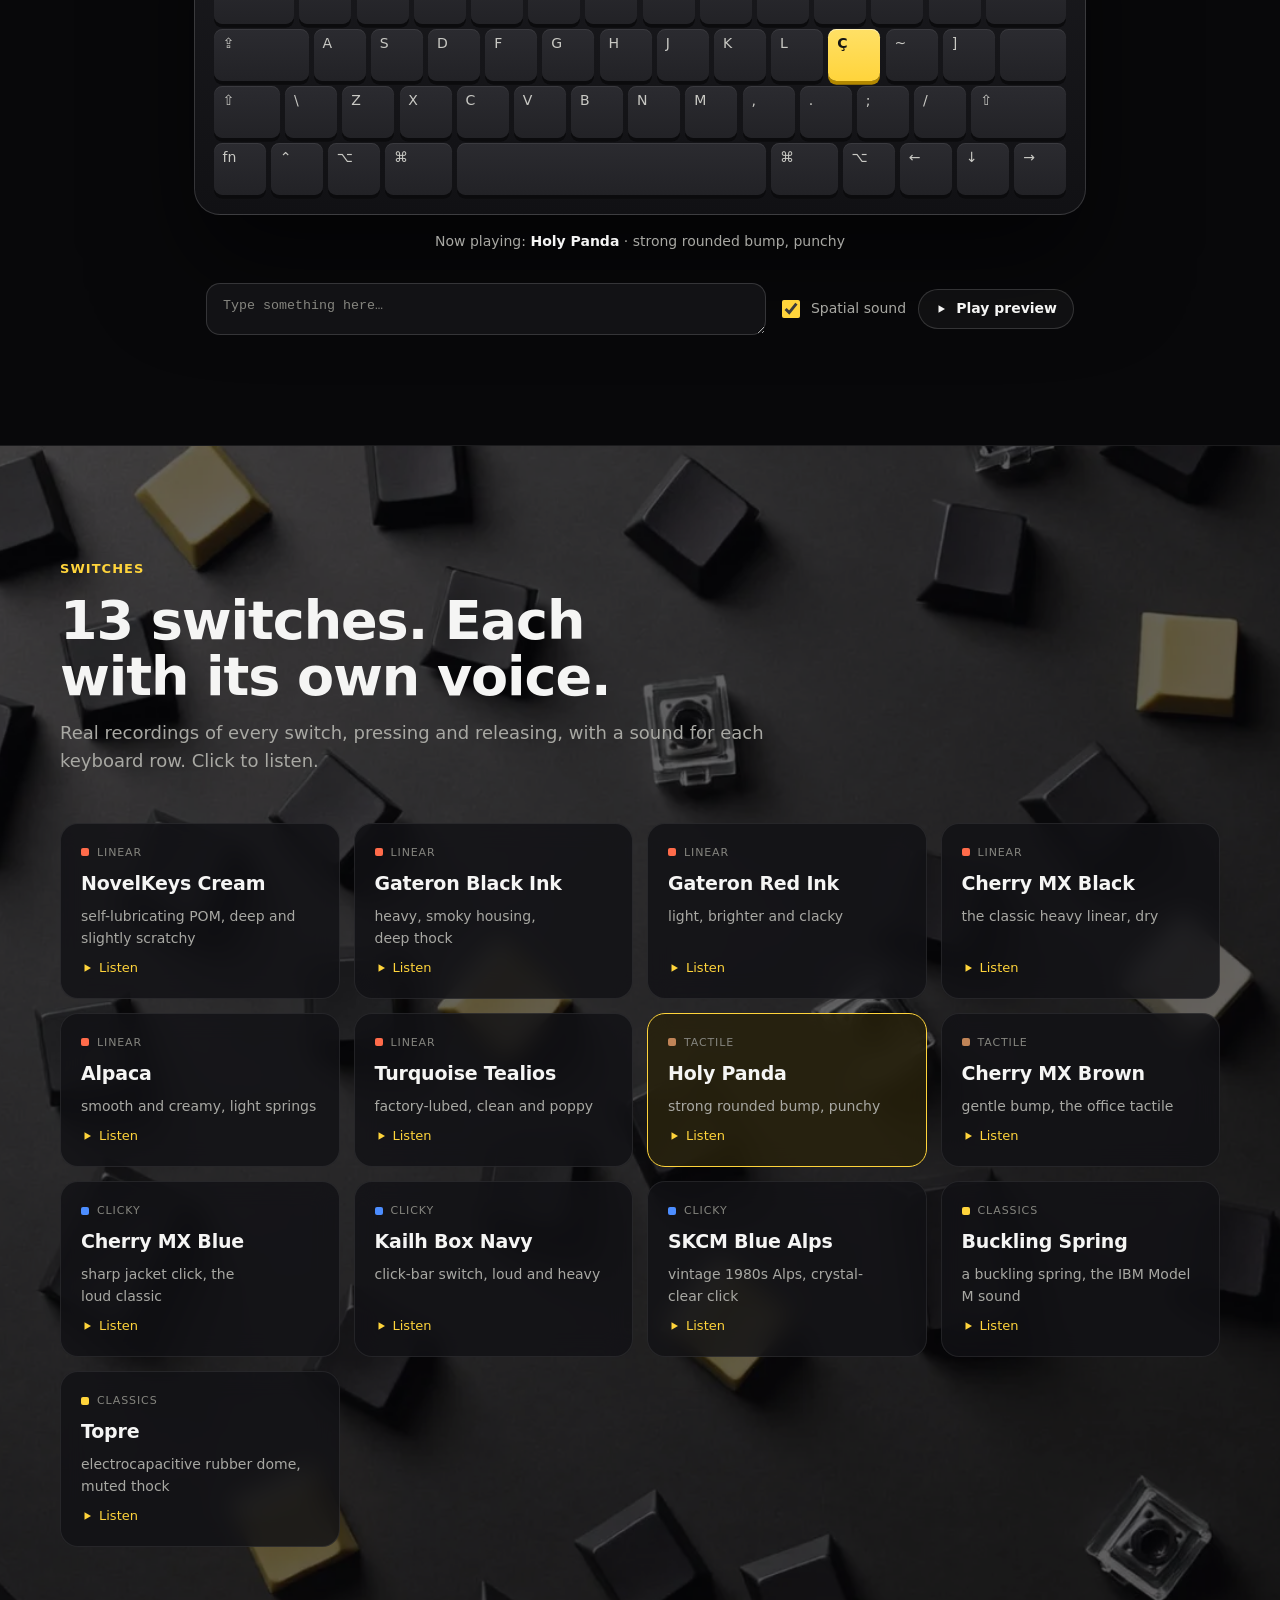
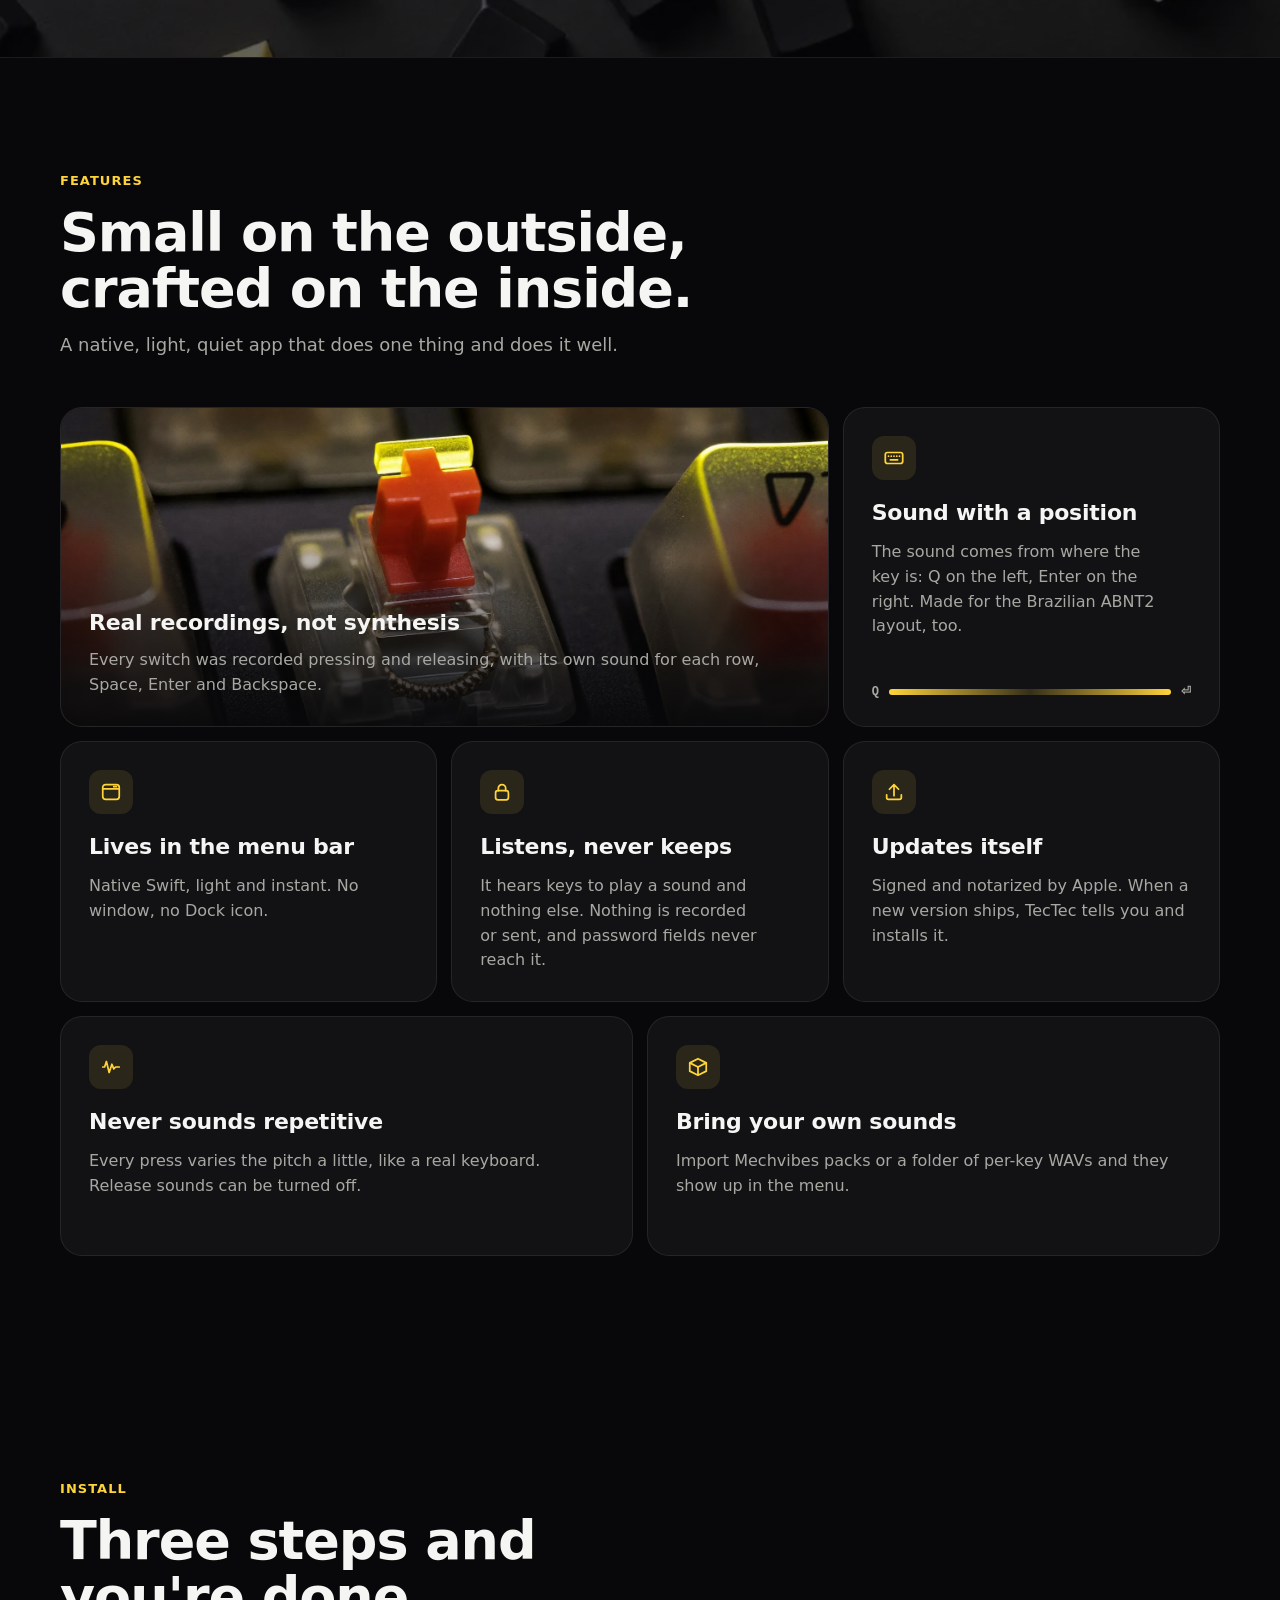
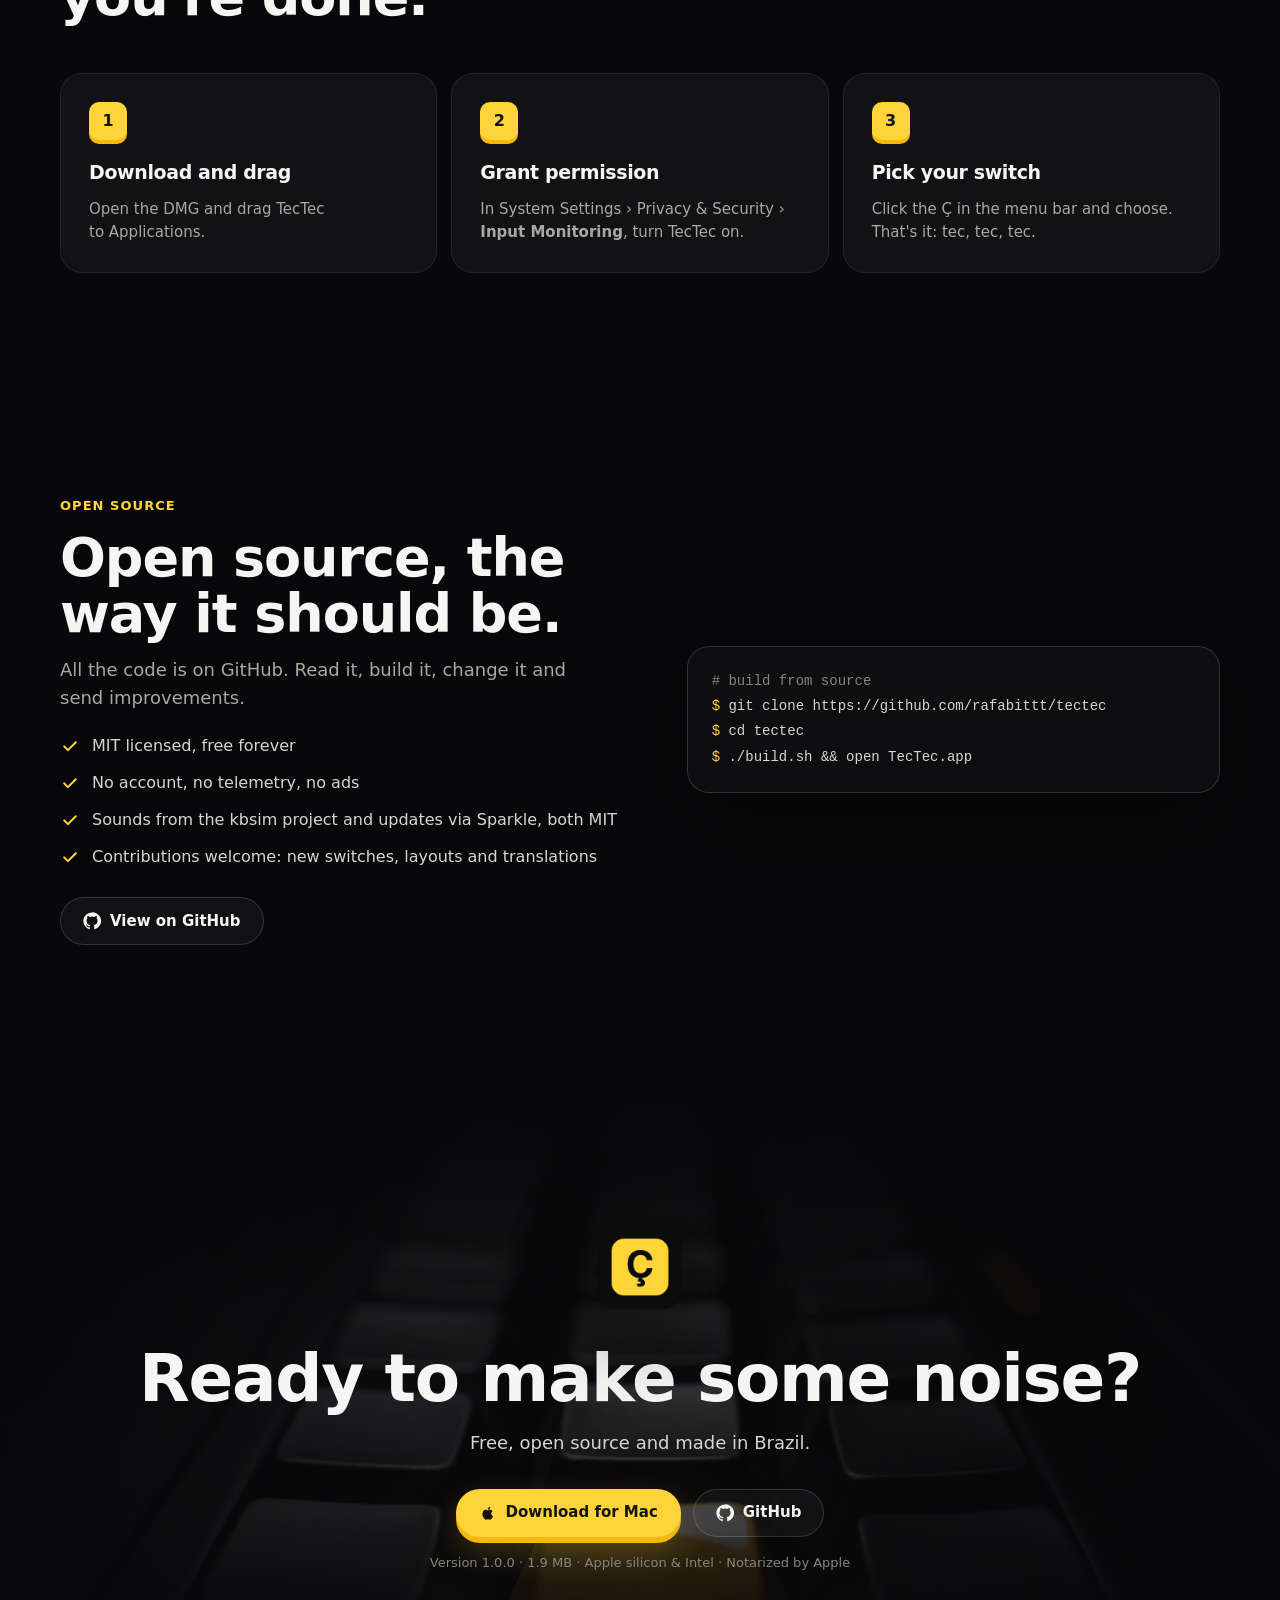
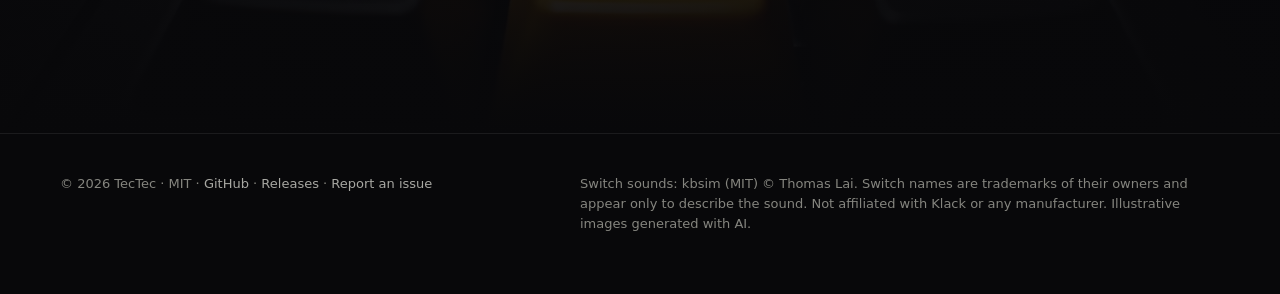
<file: docs/en/index.html>
<!doctype html>
<html lang="en">
<head>
<meta charset="utf-8">
<meta name="viewport" content="width=device-width, initial-scale=1, viewport-fit=cover">
<title>TecTec: mechanical keyboard sounds for your Mac</title>
<meta name="description" content="TecTec lives in the menu bar and plays a real mechanical switch on every key you press. 13 real recordings and spatial sound. Free and open source.">
<meta name="theme-color" content="#08080a">
<link rel="canonical" href="https://rafabittt.github.io/tectec/en/">
<link rel="alternate" hreflang="pt-BR" href="https://rafabittt.github.io/tectec/">
<link rel="alternate" hreflang="en" href="https://rafabittt.github.io/tectec/en/">
<link rel="alternate" hreflang="x-default" href="https://rafabittt.github.io/tectec/">
<meta property="og:type" content="website">
<meta property="og:title" content="TecTec: mechanical keyboard sounds for your Mac">
<meta property="og:description" content="TecTec lives in the menu bar and plays a real mechanical switch on every key you press. 13 real recordings and spatial sound. Free and open source.">
<meta property="og:url" content="https://rafabittt.github.io/tectec/en/">
<meta property="og:image" content="https://rafabittt.github.io/tectec/assets/og.jpg">
<meta name="twitter:card" content="summary_large_image">
<link rel="icon" href="../assets/favicon.png">
<link rel="apple-touch-icon" href="../assets/icon-180.png">
<link rel="preload" as="image" href="../assets/hero.webp">
<link rel="stylesheet" href="../assets/site.css">
<script type="application/ld+json">{"@context": "https://schema.org", "@type": "SoftwareApplication", "name": "TecTec", "operatingSystem": "macOS 13+", "applicationCategory": "UtilitiesApplication", "offers": {"@type": "Offer", "price": "0", "priceCurrency": "USD"}, "downloadUrl": "https://github.com/rafabittt/tectec/releases/latest", "softwareVersion": "1.0.0", "license": "https://opensource.org/licenses/MIT", "url": "https://rafabittt.github.io/tectec/en/"}</script>
</head>
<body>
<a class="skip" href="#main">Skip to content</a>
<nav class="nav" aria-label="TecTec">
  <a class="brand" href="../"><img src="../assets/icon-180.png" alt="" width="28" height="28">TecTec</a>
  <div class="links"><a href="#testar">Try it</a><a href="#switches">Switches</a><a href="#recursos">Features</a><a href="#open-source">Open source</a></div>
  <a class="lang" href="../" hreflang="pt-BR" lang="pt-BR">Português</a>
  <a class="btn btn-ghost btn-sm stars" href="https://github.com/rafabittt/tectec" hidden><svg viewBox="0 0 24 24" fill="currentColor" aria-hidden="true" style="width:14px;height:14px"><path d="M12 2.5l2.9 6.1 6.6.8-4.9 4.5 1.3 6.6L12 17.3 6.1 20.5l1.3-6.6L2.5 9.4l6.6-.8z"/></svg><span data-stars></span></a>
  <a class="btn btn-primary btn-sm" href="https://github.com/rafabittt/tectec/releases/latest" data-download>Download</a>
</nav>

<main id="main">
<header class="hero">
  <div class="hero-bg"><img src="../assets/hero.webp" alt="Black mechanical keyboard with one yellow key in focus" width="1800" height="1012" fetchpriority="high"></div>
  <div class="wrap">
    <div class="hero-in">
      <span class="eyebrow"><span class="dot" aria-hidden="true"></span>Free &amp; open source · macOS 13 or later</span>
      <h1>Every key, a satisfying <em>tec</em>.</h1>
      <p class="lead">TecTec lives in your menu bar and plays a real mechanical switch on every key you press. 13 real recordings, with spatial sound that follows the key&#x27;s position.</p>
      <div class="ctas">
        <a class="btn btn-primary" href="https://github.com/rafabittt/tectec/releases/latest" data-download><svg viewBox="0 0 24 24" fill="currentColor" aria-hidden="true"><path d="M16.37 12.8c-.02-2.2 1.8-3.26 1.88-3.31-1.03-1.5-2.62-1.7-3.18-1.73-1.35-.14-2.64.8-3.33.8-.69 0-1.74-.78-2.87-.76-1.47.02-2.83.86-3.59 2.18-1.53 2.66-.39 6.6 1.1 8.76.73 1.06 1.6 2.24 2.73 2.2 1.1-.04 1.51-.71 2.84-.71 1.32 0 1.7.71 2.86.69 1.18-.02 1.93-1.07 2.65-2.14.84-1.23 1.18-2.42 1.2-2.48-.03-.01-2.3-.88-2.32-3.5zM14.2 6.33c.6-.73 1.01-1.75.9-2.76-.87.04-1.92.58-2.54 1.31-.56.64-1.05 1.67-.92 2.66.97.08 1.96-.49 2.56-1.21z"/></svg>Download for Mac</a>
        <a class="btn btn-ghost" href="https://github.com/rafabittt/tectec"><svg viewBox="0 0 24 24" fill="currentColor" aria-hidden="true"><path d="M12 .5a11.5 11.5 0 0 0-3.64 22.41c.58.1.79-.25.79-.56v-2c-3.2.7-3.88-1.37-3.88-1.37-.52-1.33-1.28-1.69-1.28-1.69-1.05-.72.08-.7.08-.7 1.16.08 1.77 1.19 1.77 1.19 1.03 1.77 2.7 1.26 3.36.96.1-.75.4-1.26.73-1.55-2.55-.29-5.24-1.28-5.24-5.69 0-1.26.45-2.29 1.19-3.09-.12-.29-.52-1.46.11-3.05 0 0 .97-.31 3.17 1.18a11 11 0 0 1 5.77 0c2.2-1.49 3.17-1.18 3.17-1.18.63 1.59.23 2.76.11 3.05.74.8 1.19 1.83 1.19 3.09 0 4.42-2.69 5.39-5.26 5.68.41.36.78 1.06.78 2.14v3.17c0 .31.21.67.8.56A11.5 11.5 0 0 0 12 .5z"/></svg>View on GitHub</a>
      </div>
      <p class="meta">Version <span data-version>1.0.0</span> · <span data-size>1.9 MB</span> · Apple silicon &amp; Intel · Notarized by Apple</p>
      <p class="hint">Psst: press any key.</p>
    </div>
  </div>
  <div class="menu-mock" role="menu" aria-label="TecTec&#x27;s menu bar menu. Click a switch to hear it."><span class="anchor" aria-hidden="true"><img src="../assets/favicon.png" alt=""></span><div class="mh" role="presentation">Linear</div><button type="button" role="menuitemradio" aria-checked="false" data-switch="cream">NovelKeys Cream</button><button type="button" role="menuitemradio" aria-checked="false" data-switch="blackink">Gateron Black Ink</button><button type="button" role="menuitemradio" aria-checked="false" data-switch="redink">Gateron Red Ink</button><button type="button" role="menuitemradio" aria-checked="false" data-switch="mxblack">Cherry MX Black</button><button type="button" role="menuitemradio" aria-checked="false" data-switch="alpaca">Alpaca</button><button type="button" role="menuitemradio" aria-checked="false" data-switch="turquoise">Turquoise Tealios</button><div class="mh" role="presentation">Tactile</div><button type="button" role="menuitemradio" aria-checked="false" data-switch="holypanda">Holy Panda</button><button type="button" role="menuitemradio" aria-checked="false" data-switch="mxbrown">Cherry MX Brown</button><div class="mh" role="presentation">Clicky</div><button type="button" role="menuitemradio" aria-checked="false" data-switch="mxblue">Cherry MX Blue</button><button type="button" role="menuitemradio" aria-checked="false" data-switch="boxnavy">Kailh Box Navy</button><button type="button" role="menuitemradio" aria-checked="false" data-switch="bluealps">SKCM Blue Alps</button><div class="mh" role="presentation">Classics</div><button type="button" role="menuitemradio" aria-checked="false" data-switch="buckling">Buckling Spring</button><button type="button" role="menuitemradio" aria-checked="false" data-switch="topre">Topre</button><hr><button type="button" role="menuitem" data-preview>Play preview</button><button type="button" role="menuitem" tabindex="-1" aria-disabled="true">Check for Updates…</button></div>
</header>

<section class="play" id="testar">
  <div class="wrap">
    <div class="head center reveal">
      <span class="kicker">Try it</span>
      <h2>Type. Listen. Pick yours.</h2>
      <p>This is the app&#x27;s real sound. Press any key, or tap the keyboard below, and switch switches to compare. With headphones on, notice how Q sounds on the left and the right-hand keys on the right.</p>
    </div>
    <div class="picker"><div class="grp" role="group" aria-label="Linear"><span>Linear</span><button type="button" class="chip-btn" aria-pressed="false" data-switch="cream">NovelKeys Cream</button><button type="button" class="chip-btn" aria-pressed="false" data-switch="blackink">Gateron Black Ink</button><button type="button" class="chip-btn" aria-pressed="false" data-switch="redink">Gateron Red Ink</button><button type="button" class="chip-btn" aria-pressed="false" data-switch="mxblack">Cherry MX Black</button><button type="button" class="chip-btn" aria-pressed="false" data-switch="alpaca">Alpaca</button><button type="button" class="chip-btn" aria-pressed="false" data-switch="turquoise">Turquoise Tealios</button></div><div class="grp" role="group" aria-label="Tactile"><span>Tactile</span><button type="button" class="chip-btn" aria-pressed="false" data-switch="holypanda">Holy Panda</button><button type="button" class="chip-btn" aria-pressed="false" data-switch="mxbrown">Cherry MX Brown</button></div><div class="grp" role="group" aria-label="Clicky"><span>Clicky</span><button type="button" class="chip-btn" aria-pressed="false" data-switch="mxblue">Cherry MX Blue</button><button type="button" class="chip-btn" aria-pressed="false" data-switch="boxnavy">Kailh Box Navy</button><button type="button" class="chip-btn" aria-pressed="false" data-switch="bluealps">SKCM Blue Alps</button></div><div class="grp" role="group" aria-label="Classics"><span>Classics</span><button type="button" class="chip-btn" aria-pressed="false" data-switch="buckling">Buckling Spring</button><button type="button" class="chip-btn" aria-pressed="false" data-switch="topre">Topre</button></div></div>
    <div class="board" id="board" role="group" aria-label="Interactive keyboard"></div>
    <p class="now" id="now" aria-live="polite"></p>
    <div class="play-tools">
      <textarea rows="1" placeholder="Type something here…" aria-label="Type something here…"></textarea>
      <label class="toggle"><input type="checkbox" id="spatial" checked> Spatial sound</label>
      <button type="button" class="btn btn-ghost btn-sm" data-preview><svg viewBox="0 0 24 24" fill="currentColor" aria-hidden="true" style="width:12px;height:12px"><path d="M7 4.5v15l13-7.5z"/></svg> Play preview</button>
    </div>
  </div>
</section>

<section class="sw-band" id="switches">
  <div class="bg" aria-hidden="true"><img src="../assets/keycaps.webp" alt="" loading="lazy"></div>
  <div class="wrap">
    <div class="head reveal">
      <span class="kicker">Switches</span>
      <h2>13 switches. Each with its own voice.</h2>
      <p>Real recordings of every switch, pressing and releasing, with a sound for each keyboard row. Click to listen.</p>
    </div>
    <div class="sw-grid"><button type="button" class="sw reveal" aria-pressed="false" data-switch="cream" style="--c:#ff6b4a"><span class="t"><i></i>Linear</span><h3>NovelKeys Cream</h3><p>self-lubricating POM, deep and slightly scratchy</p><span class="play-i"><svg viewBox="0 0 24 24" fill="currentColor" aria-hidden="true" style="width:12px;height:12px"><path d="M7 4.5v15l13-7.5z"/></svg> Listen</span></button><button type="button" class="sw reveal" aria-pressed="false" data-switch="blackink" style="--c:#ff6b4a"><span class="t"><i></i>Linear</span><h3>Gateron Black Ink</h3><p>heavy, smoky housing, deep thock</p><span class="play-i"><svg viewBox="0 0 24 24" fill="currentColor" aria-hidden="true" style="width:12px;height:12px"><path d="M7 4.5v15l13-7.5z"/></svg> Listen</span></button><button type="button" class="sw reveal" aria-pressed="false" data-switch="redink" style="--c:#ff6b4a"><span class="t"><i></i>Linear</span><h3>Gateron Red Ink</h3><p>light, brighter and clacky</p><span class="play-i"><svg viewBox="0 0 24 24" fill="currentColor" aria-hidden="true" style="width:12px;height:12px"><path d="M7 4.5v15l13-7.5z"/></svg> Listen</span></button><button type="button" class="sw reveal" aria-pressed="false" data-switch="mxblack" style="--c:#ff6b4a"><span class="t"><i></i>Linear</span><h3>Cherry MX Black</h3><p>the classic heavy linear, dry</p><span class="play-i"><svg viewBox="0 0 24 24" fill="currentColor" aria-hidden="true" style="width:12px;height:12px"><path d="M7 4.5v15l13-7.5z"/></svg> Listen</span></button><button type="button" class="sw reveal" aria-pressed="false" data-switch="alpaca" style="--c:#ff6b4a"><span class="t"><i></i>Linear</span><h3>Alpaca</h3><p>smooth and creamy, light springs</p><span class="play-i"><svg viewBox="0 0 24 24" fill="currentColor" aria-hidden="true" style="width:12px;height:12px"><path d="M7 4.5v15l13-7.5z"/></svg> Listen</span></button><button type="button" class="sw reveal" aria-pressed="false" data-switch="turquoise" style="--c:#ff6b4a"><span class="t"><i></i>Linear</span><h3>Turquoise Tealios</h3><p>factory-lubed, clean and poppy</p><span class="play-i"><svg viewBox="0 0 24 24" fill="currentColor" aria-hidden="true" style="width:12px;height:12px"><path d="M7 4.5v15l13-7.5z"/></svg> Listen</span></button><button type="button" class="sw reveal" aria-pressed="false" data-switch="holypanda" style="--c:#c08457"><span class="t"><i></i>Tactile</span><h3>Holy Panda</h3><p>strong rounded bump, punchy</p><span class="play-i"><svg viewBox="0 0 24 24" fill="currentColor" aria-hidden="true" style="width:12px;height:12px"><path d="M7 4.5v15l13-7.5z"/></svg> Listen</span></button><button type="button" class="sw reveal" aria-pressed="false" data-switch="mxbrown" style="--c:#c08457"><span class="t"><i></i>Tactile</span><h3>Cherry MX Brown</h3><p>gentle bump, the office tactile</p><span class="play-i"><svg viewBox="0 0 24 24" fill="currentColor" aria-hidden="true" style="width:12px;height:12px"><path d="M7 4.5v15l13-7.5z"/></svg> Listen</span></button><button type="button" class="sw reveal" aria-pressed="false" data-switch="mxblue" style="--c:#4c8dff"><span class="t"><i></i>Clicky</span><h3>Cherry MX Blue</h3><p>sharp jacket click, the loud classic</p><span class="play-i"><svg viewBox="0 0 24 24" fill="currentColor" aria-hidden="true" style="width:12px;height:12px"><path d="M7 4.5v15l13-7.5z"/></svg> Listen</span></button><button type="button" class="sw reveal" aria-pressed="false" data-switch="boxnavy" style="--c:#4c8dff"><span class="t"><i></i>Clicky</span><h3>Kailh Box Navy</h3><p>click-bar switch, loud and heavy</p><span class="play-i"><svg viewBox="0 0 24 24" fill="currentColor" aria-hidden="true" style="width:12px;height:12px"><path d="M7 4.5v15l13-7.5z"/></svg> Listen</span></button><button type="button" class="sw reveal" aria-pressed="false" data-switch="bluealps" style="--c:#4c8dff"><span class="t"><i></i>Clicky</span><h3>SKCM Blue Alps</h3><p>vintage 1980s Alps, crystal-clear click</p><span class="play-i"><svg viewBox="0 0 24 24" fill="currentColor" aria-hidden="true" style="width:12px;height:12px"><path d="M7 4.5v15l13-7.5z"/></svg> Listen</span></button><button type="button" class="sw reveal" aria-pressed="false" data-switch="buckling" style="--c:#ffd43b"><span class="t"><i></i>Classics</span><h3>Buckling Spring</h3><p>a buckling spring, the IBM Model M sound</p><span class="play-i"><svg viewBox="0 0 24 24" fill="currentColor" aria-hidden="true" style="width:12px;height:12px"><path d="M7 4.5v15l13-7.5z"/></svg> Listen</span></button><button type="button" class="sw reveal" aria-pressed="false" data-switch="topre" style="--c:#ffd43b"><span class="t"><i></i>Classics</span><h3>Topre</h3><p>electrocapacitive rubber dome, muted thock</p><span class="play-i"><svg viewBox="0 0 24 24" fill="currentColor" aria-hidden="true" style="width:12px;height:12px"><path d="M7 4.5v15l13-7.5z"/></svg> Listen</span></button></div>
  </div>
</section>

<section id="recursos">
  <div class="wrap">
    <div class="head reveal">
      <span class="kicker">Features</span>
      <h2>Small on the outside, crafted on the inside.</h2>
      <p>A native, light, quiet app that does one thing and does it well.</p>
    </div>
    <div class="bento"><div class="cell w4 photo reveal"><img src="../assets/switch.webp" alt="A mechanical switch without its keycap, red cross stem and spring visible" loading="lazy" width="1800" height="1012"><div class="cap"><h3>Real recordings, not synthesis</h3><p>Every switch was recorded pressing and releasing, with its own sound for each row, Space, Enter and Backspace.</p></div></div><div class="cell  reveal"><span class="ico"><svg viewBox="0 0 24 24" fill="none" stroke="currentColor" stroke-width="1.9" stroke-linecap="round" stroke-linejoin="round" aria-hidden="true"><rect x="2.5" y="6" width="19" height="12" rx="2.5"/><path d="M6 10h.01M9 10h.01M12 10h.01M15 10h.01M18 10h.01M8 14h8"/></svg></span><h3>Sound with a position</h3><p>The sound comes from where the key is: Q on the left, Enter on the right. Made for the Brazilian ABNT2 layout, too.</p><div class="spatial" aria-hidden="true"><b>Q</b><span></span><b>⏎</b></div></div><div class="cell  reveal"><span class="ico"><svg viewBox="0 0 24 24" fill="none" stroke="currentColor" stroke-width="1.9" stroke-linecap="round" stroke-linejoin="round" aria-hidden="true"><rect x="3" y="4" width="18" height="16" rx="3"/><path d="M3 8.5h18M15 6.2h3"/></svg></span><h3>Lives in the menu bar</h3><p>Native Swift, light and instant. No window, no Dock icon.</p></div><div class="cell  reveal"><span class="ico"><svg viewBox="0 0 24 24" fill="none" stroke="currentColor" stroke-width="1.9" stroke-linecap="round" stroke-linejoin="round" aria-hidden="true"><rect x="5" y="10.5" width="14" height="10" rx="2.5"/><path d="M8 10.5V8a4 4 0 0 1 8 0v2.5"/></svg></span><h3>Listens, never keeps</h3><p>It hears keys to play a sound and nothing else. Nothing is recorded or sent, and password fields never reach it.</p></div><div class="cell  reveal"><span class="ico"><svg viewBox="0 0 24 24" fill="none" stroke="currentColor" stroke-width="1.9" stroke-linecap="round" stroke-linejoin="round" aria-hidden="true"><path d="M12 16V4M7 9l5-5 5 5"/><path d="M4 15v3a2 2 0 0 0 2 2h12a2 2 0 0 0 2-2v-3"/></svg></span><h3>Updates itself</h3><p>Signed and notarized by Apple. When a new version ships, TecTec tells you and installs it.</p></div><div class="cell w3 reveal"><span class="ico"><svg viewBox="0 0 24 24" fill="none" stroke="currentColor" stroke-width="1.9" stroke-linecap="round" stroke-linejoin="round" aria-hidden="true"><path d="M3 12h2l2-6 3 12 3-9 2 5 2-2h4"/></svg></span><h3>Never sounds repetitive</h3><p>Every press varies the pitch a little, like a real keyboard. Release sounds can be turned off.</p></div><div class="cell w3 reveal"><span class="ico"><svg viewBox="0 0 24 24" fill="none" stroke="currentColor" stroke-width="1.9" stroke-linecap="round" stroke-linejoin="round" aria-hidden="true"><path d="M3 7.5 12 3l9 4.5-9 4.5z"/><path d="M3 7.5v9L12 21l9-4.5v-9M12 12v9"/></svg></span><h3>Bring your own sounds</h3><p>Import Mechvibes packs or a folder of per-key WAVs and they show up in the menu.</p></div></div>
  </div>
</section>

<section id="instalar">
  <div class="wrap">
    <div class="head reveal">
      <span class="kicker">Install</span>
      <h2>Three steps and you&#x27;re done.</h2>
    </div>
    <div class="steps"><div class="step reveal"><h3>Download and drag</h3><p>Open the DMG and drag TecTec to Applications.</p></div><div class="step reveal"><h3>Grant permission</h3><p>In System Settings › Privacy &amp; Security › <b>Input Monitoring</b>, turn TecTec on.</p></div><div class="step reveal"><h3>Pick your switch</h3><p>Click the Ç in the menu bar and choose. That's it: tec, tec, tec.</p></div></div>
  </div>
</section>

<section id="open-source">
  <div class="wrap oss">
    <div class="reveal">
      <span class="kicker">Open source</span>
      <h2 style="font-size:clamp(34px,4.6vw,54px);line-height:1.04;margin:12px 0 14px">Open source, the way it should be.</h2>
      <p style="color:var(--dim);font-size:18px">All the code is on GitHub. Read it, build it, change it and send improvements.</p>
      <ul><li><svg viewBox="0 0 24 24" fill="none" stroke="currentColor" stroke-width="2.4" stroke-linecap="round" stroke-linejoin="round" aria-hidden="true"><path d="M5 12.5l4.5 4.5L19 7.5"/></svg><span>MIT licensed, free forever</span></li><li><svg viewBox="0 0 24 24" fill="none" stroke="currentColor" stroke-width="2.4" stroke-linecap="round" stroke-linejoin="round" aria-hidden="true"><path d="M5 12.5l4.5 4.5L19 7.5"/></svg><span>No account, no telemetry, no ads</span></li><li><svg viewBox="0 0 24 24" fill="none" stroke="currentColor" stroke-width="2.4" stroke-linecap="round" stroke-linejoin="round" aria-hidden="true"><path d="M5 12.5l4.5 4.5L19 7.5"/></svg><span>Sounds from the kbsim project and updates via Sparkle, both MIT</span></li><li><svg viewBox="0 0 24 24" fill="none" stroke="currentColor" stroke-width="2.4" stroke-linecap="round" stroke-linejoin="round" aria-hidden="true"><path d="M5 12.5l4.5 4.5L19 7.5"/></svg><span>Contributions welcome: new switches, layouts and translations</span></li></ul>
      <a class="btn btn-ghost" href="https://github.com/rafabittt/tectec"><svg viewBox="0 0 24 24" fill="currentColor" aria-hidden="true"><path d="M12 .5a11.5 11.5 0 0 0-3.64 22.41c.58.1.79-.25.79-.56v-2c-3.2.7-3.88-1.37-3.88-1.37-.52-1.33-1.28-1.69-1.28-1.69-1.05-.72.08-.7.08-.7 1.16.08 1.77 1.19 1.77 1.19 1.03 1.77 2.7 1.26 3.36.96.1-.75.4-1.26.73-1.55-2.55-.29-5.24-1.28-5.24-5.69 0-1.26.45-2.29 1.19-3.09-.12-.29-.52-1.46.11-3.05 0 0 .97-.31 3.17 1.18a11 11 0 0 1 5.77 0c2.2-1.49 3.17-1.18 3.17-1.18.63 1.59.23 2.76.11 3.05.74.8 1.19 1.83 1.19 3.09 0 4.42-2.69 5.39-5.26 5.68.41.36.78 1.06.78 2.14v3.17c0 .31.21.67.8.56A11.5 11.5 0 0 0 12 .5z"/></svg>View on GitHub</a>
    </div>
    <div class="code-card reveal" aria-label="Terminal"><span class="c"># build from source</span><br><span class="p">$</span> git clone https://github.com/rafabittt/tectec<br><span class="p">$</span> cd tectec<br><span class="p">$</span> ./build.sh &amp;&amp; open TecTec.app</div>
  </div>
</section>

<section class="final">
  <div class="bg" aria-hidden="true"><img src="../assets/cta.webp" alt="" loading="lazy"></div>
  <div class="wrap">
    <img class="icon" src="../assets/icon-512.png" alt="" width="104" height="104">
    <h2>Ready to make some noise?</h2>
    <p>Free, open source and made in Brazil.</p>
    <div class="ctas">
      <a class="btn btn-primary" href="https://github.com/rafabittt/tectec/releases/latest" data-download><svg viewBox="0 0 24 24" fill="currentColor" aria-hidden="true"><path d="M16.37 12.8c-.02-2.2 1.8-3.26 1.88-3.31-1.03-1.5-2.62-1.7-3.18-1.73-1.35-.14-2.64.8-3.33.8-.69 0-1.74-.78-2.87-.76-1.47.02-2.83.86-3.59 2.18-1.53 2.66-.39 6.6 1.1 8.76.73 1.06 1.6 2.24 2.73 2.2 1.1-.04 1.51-.71 2.84-.71 1.32 0 1.7.71 2.86.69 1.18-.02 1.93-1.07 2.65-2.14.84-1.23 1.18-2.42 1.2-2.48-.03-.01-2.3-.88-2.32-3.5zM14.2 6.33c.6-.73 1.01-1.75.9-2.76-.87.04-1.92.58-2.54 1.31-.56.64-1.05 1.67-.92 2.66.97.08 1.96-.49 2.56-1.21z"/></svg>Download for Mac</a>
      <a class="btn btn-ghost" href="https://github.com/rafabittt/tectec"><svg viewBox="0 0 24 24" fill="currentColor" aria-hidden="true"><path d="M12 .5a11.5 11.5 0 0 0-3.64 22.41c.58.1.79-.25.79-.56v-2c-3.2.7-3.88-1.37-3.88-1.37-.52-1.33-1.28-1.69-1.28-1.69-1.05-.72.08-.7.08-.7 1.16.08 1.77 1.19 1.77 1.19 1.03 1.77 2.7 1.26 3.36.96.1-.75.4-1.26.73-1.55-2.55-.29-5.24-1.28-5.24-5.69 0-1.26.45-2.29 1.19-3.09-.12-.29-.52-1.46.11-3.05 0 0 .97-.31 3.17 1.18a11 11 0 0 1 5.77 0c2.2-1.49 3.17-1.18 3.17-1.18.63 1.59.23 2.76.11 3.05.74.8 1.19 1.83 1.19 3.09 0 4.42-2.69 5.39-5.26 5.68.41.36.78 1.06.78 2.14v3.17c0 .31.21.67.8.56A11.5 11.5 0 0 0 12 .5z"/></svg>GitHub</a>
    </div>
    <p class="meta">Version <span data-version>1.0.0</span> · <span data-size>1.9 MB</span> · Apple silicon &amp; Intel · Notarized by Apple</p>
  </div>
</section>
</main>

<footer>
  <div class="wrap">
    <span>© 2026 TecTec · MIT · <a href="https://github.com/rafabittt/tectec">GitHub</a> · <a href="https://github.com/rafabittt/tectec/releases">Releases</a> · <a href="https://github.com/rafabittt/tectec/issues">Report an issue</a></span>
    <span class="fine">Switch sounds: kbsim (MIT) © Thomas Lai. Switch names are trademarks of their owners and appear only to describe the sound. Not affiliated with Klack or any manufacturer. Illustrative images generated with AI.</span>
  </div>
</footer>
<script type="application/json" id="data">{"repo": "rafabittt/tectec", "sounds": "../sounds/", "defaultSwitch": "holypanda", "decimal": ".", "files": {"cream": ["press/BACKSPACE", "press/ENTER", "press/GENERIC_R0", "press/GENERIC_R1", "press/GENERIC_R2", "press/GENERIC_R3", "press/GENERIC_R4", "press/SPACE", "release/BACKSPACE", "release/ENTER", "release/GENERIC", "release/SPACE"], "blackink": ["press/BACKSPACE", "press/ENTER", "press/GENERIC_R0", "press/GENERIC_R1", "press/GENERIC_R2", "press/GENERIC_R3", "press/GENERIC_R4", "press/SPACE", "release/BACKSPACE", "release/ENTER", "release/GENERIC", "release/SPACE"], "redink": ["press/BACKSPACE", "press/ENTER", "press/GENERIC_R0", "press/GENERIC_R1", "press/GENERIC_R2", "press/GENERIC_R3", "press/GENERIC_R4", "press/SPACE", "release/BACKSPACE", "release/ENTER", "release/GENERIC", "release/SPACE"], "mxblack": ["press/BACKSPACE", "press/ENTER", "press/GENERIC_R0", "press/GENERIC_R1", "press/GENERIC_R2", "press/GENERIC_R3", "press/GENERIC_R4", "press/SPACE", "release/BACKSPACE", "release/ENTER", "release/GENERIC", "release/SPACE"], "alpaca": ["press/BACKSPACE", "press/ENTER", "press/GENERIC_R0", "press/GENERIC_R1", "press/GENERIC_R2", "press/GENERIC_R3", "press/GENERIC_R4", "press/SPACE", "release/BACKSPACE", "release/ENTER", "release/GENERIC", "release/SPACE"], "turquoise": ["press/BACKSPACE", "press/ENTER", "press/GENERIC_R0", "press/GENERIC_R1", "press/GENERIC_R2", "press/GENERIC_R3", "press/GENERIC_R4", "press/SPACE", "release/BACKSPACE", "release/ENTER", "release/GENERIC", "release/SPACE"], "holypanda": ["press/BACKSPACE", "press/ENTER", "press/GENERIC_R0", "press/GENERIC_R1", "press/GENERIC_R2", "press/GENERIC_R3", "press/GENERIC_R4", "press/SPACE", "release/BACKSPACE", "release/ENTER", "release/GENERIC", "release/SPACE"], "mxbrown": ["press/BACKSPACE", "press/ENTER", "press/GENERIC_R0", "press/GENERIC_R1", "press/GENERIC_R2", "press/GENERIC_R3", "press/GENERIC_R4", "press/SPACE", "release/BACKSPACE", "release/ENTER", "release/GENERIC", "release/SPACE"], "mxblue": ["press/GENERIC_R0", "press/GENERIC_R1", "press/GENERIC_R2", "press/GENERIC_R3", "press/GENERIC_R4", "release/GENERIC"], "boxnavy": ["press/BACKSPACE", "press/ENTER", "press/GENERIC_R0", "press/GENERIC_R1", "press/GENERIC_R2", "press/GENERIC_R3", "press/GENERIC_R4", "press/SPACE", "release/BACKSPACE", "release/ENTER", "release/GENERIC", "release/SPACE"], "bluealps": ["press/BACKSPACE", "press/ENTER", "press/GENERIC_R0", "press/GENERIC_R1", "press/GENERIC_R2", "press/GENERIC_R3", "press/GENERIC_R4", "press/SPACE", "release/BACKSPACE", "release/ENTER", "release/GENERIC", "release/GENERIC_long", "release/SPACE"], "buckling": ["press/BACKSPACE", "press/ENTER", "press/GENERIC_R0", "press/GENERIC_R1", "press/GENERIC_R2", "press/GENERIC_R3", "press/GENERIC_R4", "press/SPACE", "release/BACKSPACE", "release/ENTER", "release/GENERIC", "release/SPACE"], "topre": ["press/BACKSPACE", "press/ENTER", "press/GENERIC_R0", "press/GENERIC_R1", "press/GENERIC_R2", "press/GENERIC_R3", "press/GENERIC_R4", "press/SPACE", "release/BACKSPACE", "release/ENTER", "release/GENERIC", "release/SPACE"]}, "switches": [{"id": "cream", "name": "NovelKeys Cream", "type": "linear", "sound": "self-lubricating POM, deep and slightly scratchy"}, {"id": "blackink", "name": "Gateron Black Ink", "type": "linear", "sound": "heavy, smoky housing, deep thock"}, {"id": "redink", "name": "Gateron Red Ink", "type": "linear", "sound": "light, brighter and clacky"}, {"id": "mxblack", "name": "Cherry MX Black", "type": "linear", "sound": "the classic heavy linear, dry"}, {"id": "alpaca", "name": "Alpaca", "type": "linear", "sound": "smooth and creamy, light springs"}, {"id": "turquoise", "name": "Turquoise Tealios", "type": "linear", "sound": "factory-lubed, clean and poppy"}, {"id": "holypanda", "name": "Holy Panda", "type": "tactile", "sound": "strong rounded bump, punchy"}, {"id": "mxbrown", "name": "Cherry MX Brown", "type": "tactile", "sound": "gentle bump, the office tactile"}, {"id": "mxblue", "name": "Cherry MX Blue", "type": "clicky", "sound": "sharp jacket click, the loud classic"}, {"id": "boxnavy", "name": "Kailh Box Navy", "type": "clicky", "sound": "click-bar switch, loud and heavy"}, {"id": "bluealps", "name": "SKCM Blue Alps", "type": "clicky", "sound": "vintage 1980s Alps, crystal-clear click"}, {"id": "buckling", "name": "Buckling Spring", "type": "special", "sound": "a buckling spring, the IBM Model M sound"}, {"id": "topre", "name": "Topre", "type": "special", "sound": "electrocapacitive rubber dome, muted thock"}], "t": {"now": "Now playing:"}}</script>
<script src="../assets/site.js" defer></script>
</body>
</html>
</file>
<file: docs/assets/site.css>
/* Site do TecTec. Escuro, quieto, uma cor viva: o amarelo da tecla Ç. */
:root {
  --bg: #08080a;
  --bg2: #0d0d10;
  --card: #121215;
  --card2: #18181c;
  --line: rgba(255, 255, 255, .08);
  --line2: rgba(255, 255, 255, .15);
  --text: #f5f5f4;
  --dim: #a8a8a3;
  --dim2: #85857f;
  --y: #ffd43b;
  --y2: #f5b70a;
  --ink: #141413;
  --ease: cubic-bezier(.22, 1, .36, 1);
  --radius: 22px;
  --max: 1160px;
  color-scheme: dark;
}
* { box-sizing: border-box; }
html { scroll-behavior: smooth; scroll-padding-top: 90px; -webkit-text-size-adjust: 100%; }
body {
  margin: 0; background: var(--bg); color: var(--text);
  font: 16px/1.55 -apple-system, BlinkMacSystemFont, "SF Pro Text", "Inter", "Segoe UI", system-ui, sans-serif;
  -webkit-font-smoothing: antialiased; overflow-x: hidden;
}
img { max-width: 100%; height: auto; display: block; }
a { color: inherit; text-decoration: none; }
h1, h2, h3 { font-family: -apple-system, BlinkMacSystemFont, "SF Pro Display", "Inter", system-ui, sans-serif; margin: 0; text-wrap: balance; letter-spacing: -.02em; }
p { margin: 0; text-wrap: pretty; }
button { font: inherit; color: inherit; }
.wrap { width: min(var(--max), 100% - 40px); margin-inline: auto; }
.skip { position: absolute; left: -999px; top: 8px; background: #fff; color: #000; padding: 8px 14px; border-radius: 10px; z-index: 100; }
.skip:focus { left: 12px; }
:focus-visible { outline: 2px solid var(--y); outline-offset: 3px; border-radius: 8px; }

/* ---------- nav ---------- */
.nav {
  position: fixed; top: 14px; left: 50%; translate: -50% 0; z-index: 50;
  display: flex; align-items: center; gap: 6px; padding: 6px 6px 6px 14px;
  width: min(940px, calc(100% - 24px));
  background: rgba(18, 18, 21, .62); border: 1px solid var(--line);
  backdrop-filter: saturate(160%) blur(18px); -webkit-backdrop-filter: saturate(160%) blur(18px);
  border-radius: 999px; box-shadow: 0 10px 40px rgba(0,0,0,.35);
  transition: background .3s var(--ease), border-color .3s var(--ease);
}
.nav.scrolled { background: rgba(12, 12, 14, .85); border-color: var(--line2); }
.brand { display: flex; align-items: center; gap: 10px; font-weight: 650; letter-spacing: -.01em; margin-right: auto; min-height: 44px; }
.brand img { width: 28px; height: 28px; }
.nav .links { display: flex; gap: 2px; }
.nav .links a { color: var(--dim); font-size: 14px; padding: 10px 12px; border-radius: 999px; transition: color .2s, background .2s; }
.nav .links a:hover { color: var(--text); background: rgba(255,255,255,.06); }
.lang { color: var(--dim); font-size: 13px; padding: 10px; min-height: 44px; display: inline-flex; align-items: center; }
.lang:hover { color: var(--text); }

/* ---------- buttons ---------- */
.btn {
  display: inline-flex; align-items: center; justify-content: center; gap: 9px;
  height: 48px; padding: 0 22px; border-radius: 999px; font-weight: 600; font-size: 15px;
  border: 1px solid transparent; cursor: pointer; white-space: nowrap;
  transition: transform .25s var(--ease), background .2s, border-color .2s, box-shadow .25s;
}
.btn:active { transform: translateY(1px) scale(.98); }
.btn svg { width: 18px; height: 18px; flex: none; }
.btn-primary { background: var(--y); color: var(--ink); box-shadow: 0 6px 0 var(--y2), 0 14px 34px rgba(255, 212, 59, .22); }
.btn-primary:hover { background: #ffdc5c; }
.btn-primary:active { box-shadow: 0 2px 0 var(--y2), 0 8px 20px rgba(255, 212, 59, .2); transform: translateY(4px); }
.btn-ghost { background: rgba(255,255,255,.04); border-color: var(--line2); color: var(--text); }
.btn-ghost:hover { background: rgba(255,255,255,.08); }
.btn-sm { height: 40px; padding: 0 16px; font-size: 14px; }
.btn-sm.btn-primary { box-shadow: 0 3px 0 var(--y2); }
.btn-sm.btn-primary:active { transform: translateY(2px); box-shadow: 0 1px 0 var(--y2); }
.stars { display: inline-flex; align-items: center; gap: 5px; color: var(--dim); font-size: 13px; }
.stars[hidden] { display: none; }

/* ---------- hero ---------- */
.hero { position: relative; min-height: 100svh; display: flex; align-items: center; padding: 120px 0 80px; overflow: hidden; isolation: isolate; }
.hero-bg { position: absolute; inset: 0 0 0 26%; z-index: -2; }
.hero-bg img { width: 100%; height: 100%; object-fit: cover; object-position: 40% 70%; opacity: .95; }
.hero-bg::after {
  content: ""; position: absolute; inset: 0;
  background:
    linear-gradient(90deg, var(--bg) 0%, rgba(8,8,10,.7) 22%, rgba(8,8,10,.1) 55%, rgba(8,8,10,.25) 100%),
    linear-gradient(0deg, var(--bg) 0%, rgba(8,8,10,0) 28%),
    linear-gradient(180deg, rgba(8,8,10,.6) 0%, rgba(8,8,10,0) 22%);
}
.hero-in { max-width: 620px; }
.eyebrow { display: inline-flex; align-items: center; gap: 9px; font-size: 13px; color: var(--dim); padding: 7px 14px; border: 1px solid var(--line2); border-radius: 999px; background: rgba(0,0,0,.35); }
.eyebrow .dot { width: 7px; height: 7px; border-radius: 50%; background: var(--y); box-shadow: 0 0 12px var(--y); }
.hero h1 { font-size: clamp(46px, 7.4vw, 92px); line-height: .98; font-weight: 750; margin: 22px 0 20px; }
.hero h1 em { font-style: normal; color: var(--y); position: relative; display: inline-block; }
.hero h1 em.hit { animation: hit .22s var(--ease); }
@keyframes hit { 40% { transform: translateY(.06em) scale(.97); } }
.hero .lead { font-size: clamp(17px, 2vw, 20px); color: #d6d6d1; max-width: 540px; }
.ctas { display: flex; flex-wrap: wrap; gap: 12px; margin-top: 32px; }
.meta { margin-top: 18px; font-size: 13px; color: var(--dim2); }
.hint { margin-top: 26px; display: inline-flex; align-items: center; gap: 10px; color: var(--dim); font-size: 14px; }
.hint kbd { font: 600 12px/1 ui-monospace, SFMono-Regular, Menlo, monospace; padding: 6px 8px; border-radius: 7px; background: var(--card2); border: 1px solid var(--line2); box-shadow: 0 2px 0 rgba(255,255,255,.08); color: var(--text); }
.hero-in > * { animation: rise .9s var(--ease) both; }
.hero-in > *:nth-child(2) { animation-delay: .06s; }
.hero-in > *:nth-child(3) { animation-delay: .12s; }
.hero-in > *:nth-child(4) { animation-delay: .18s; }
.hero-in > *:nth-child(5) { animation-delay: .24s; }
.hero-in > *:nth-child(6) { animation-delay: .3s; }
@keyframes rise { from { opacity: 0; transform: translateY(16px); } }

/* menu mock (o "app" na barra de menus) */
.menu-mock {
  position: absolute; right: max(20px, calc((100% - var(--max)) / 2)); top: 104px; width: 300px;
  background: rgba(36, 36, 40, .9); border: 1px solid rgba(255,255,255,.2); border-radius: 12px;
  backdrop-filter: blur(24px) saturate(160%); -webkit-backdrop-filter: blur(24px) saturate(160%);
  box-shadow: 0 30px 80px rgba(0,0,0,.6); padding: 6px; font-size: 13px;
  animation: rise 1s .35s var(--ease) both;
}
.menu-mock .mh { color: var(--dim2); font-size: 12px; font-weight: 600; padding: 8px 10px 3px; }
.menu-mock button {
  display: flex; align-items: baseline; gap: 8px; width: 100%; text-align: left; padding: 5px 10px 5px 24px; position: relative;
  background: none; border: 0; border-radius: 6px; cursor: pointer; color: var(--text); min-height: 28px;
}
.menu-mock button small { color: var(--dim2); font-size: 11px; white-space: nowrap; overflow: hidden; text-overflow: ellipsis; }
.menu-mock button:hover { background: #2f63d6; }
.menu-mock button:hover small { color: rgba(255,255,255,.75); }
.menu-mock button[aria-checked="true"]::before { content: "✓"; position: absolute; left: 8px; font-size: 12px; }
.menu-mock hr { border: 0; border-top: 1px solid var(--line); margin: 5px 8px; }
.menu-mock .anchor { position: absolute; top: -40px; right: 30px; width: 28px; height: 22px; border-radius: 6px; background: rgba(255,255,255,.14); display: grid; place-items: center; }
.menu-mock .anchor img { width: 16px; height: 16px; filter: grayscale(1) brightness(2); }

/* ---------- sections ---------- */
section { padding: 110px 0; position: relative; }
.head { max-width: 720px; margin-bottom: 48px; }
.head.center { margin-inline: auto; text-align: center; }
.kicker { color: var(--y); font-size: 13px; font-weight: 650; letter-spacing: .08em; text-transform: uppercase; }
.head h2 { font-size: clamp(34px, 4.6vw, 54px); line-height: 1.04; font-weight: 720; margin: 12px 0 14px; }
.head p { color: var(--dim); font-size: 18px; }
.reveal { opacity: 0; transform: translateY(18px); transition: opacity .8s var(--ease), transform .8s var(--ease); }
.reveal.in { opacity: 1; transform: none; }

/* ---------- playground ---------- */
.play { background: radial-gradient(1200px 500px at 50% 0%, rgba(255, 212, 59, .07), transparent 70%), var(--bg); }
.picker { display: flex; flex-wrap: wrap; gap: 8px; justify-content: center; margin-bottom: 28px; }
.picker .grp { display: flex; flex-wrap: wrap; gap: 6px; align-items: center; padding: 6px; border: 1px solid var(--line); border-radius: 999px; background: var(--bg2); }
.picker .grp > span { font-size: 11px; color: var(--dim2); text-transform: uppercase; letter-spacing: .08em; padding: 0 8px 0 10px; }
.chip-btn { min-height: 36px; padding: 0 14px; border-radius: 999px; border: 1px solid transparent; background: transparent; color: var(--dim); font-size: 14px; cursor: pointer; transition: background .2s, color .2s; }
.chip-btn:hover { color: var(--text); background: rgba(255,255,255,.06); }
.chip-btn[aria-pressed="true"] { background: var(--y); color: var(--ink); font-weight: 600; }
.board {
  --u: clamp(20px, 4.6vw, 52px);
  margin-inline: auto; width: fit-content; max-width: 100%; padding: calc(var(--u) * .36);
  background: linear-gradient(180deg, #1c1c20, #111114); border: 1px solid var(--line2); border-radius: calc(var(--u) * .5);
  box-shadow: 0 50px 100px rgba(0,0,0,.55), inset 0 1px 0 rgba(255,255,255,.06);
  overflow-x: auto;
}
.row { display: flex; gap: calc(var(--u) * .1); margin-bottom: calc(var(--u) * .1); }
.row:last-child { margin-bottom: 0; }
.row.fn { margin-bottom: calc(var(--u) * .28); }
.key {
  flex: none; width: calc(var(--u) * var(--w, 1) + var(--u) * .1 * (var(--w, 1) - 1)); height: var(--u);
  border: 0; border-radius: calc(var(--u) * .16); cursor: pointer; position: relative;
  background: linear-gradient(180deg, #2b2b30, #222226); color: #c9c9c4;
  box-shadow: 0 calc(var(--u) * .07) 0 #0b0b0d, inset 0 1px 0 rgba(255,255,255,.07);
  font: 500 calc(var(--u) * .27)/1 -apple-system, BlinkMacSystemFont, system-ui, sans-serif;
  display: flex; align-items: flex-start; justify-content: flex-start; padding: calc(var(--u) * .14) calc(var(--u) * .17);
  transition: transform .06s, box-shadow .06s, background .25s;
  -webkit-user-select: none; user-select: none; touch-action: manipulation;
}
.key.gap { visibility: hidden; }
.key.fnk { height: calc(var(--u) * .72); font-size: calc(var(--u) * .22); }
.key.br { background: linear-gradient(180deg, #ffe066, var(--y)); color: var(--ink); font-weight: 700; box-shadow: 0 calc(var(--u) * .07) 0 #b38800, inset 0 1px 0 rgba(255,255,255,.5); }
.key.down { transform: translateY(calc(var(--u) * .06)); box-shadow: 0 calc(var(--u) * .01) 0 #0b0b0d, inset 0 1px 0 rgba(255,255,255,.05); background: linear-gradient(180deg, #3a3a40, #2c2c31); }
.key.br.down { box-shadow: 0 calc(var(--u) * .01) 0 #b38800; }
.key.glow::after { content: ""; position: absolute; inset: -2px; border-radius: inherit; box-shadow: 0 0 0 2px var(--y), 0 0 26px rgba(255, 212, 59, .55); opacity: 0; animation: glow .5s var(--ease); pointer-events: none; }
@keyframes glow { 0% { opacity: 1; } 100% { opacity: 0; } }
.play-tools { display: flex; flex-wrap: wrap; gap: 12px; justify-content: center; align-items: center; margin-top: 30px; color: var(--dim); font-size: 14px; }
.play-tools textarea {
  width: min(560px, 100%); min-height: 52px; resize: vertical; padding: 14px 16px; border-radius: 14px;
  background: var(--card); border: 1px solid var(--line2); color: var(--text); font: 16px/1.4 inherit;
}
.play-tools textarea::placeholder { color: var(--dim2); }
.toggle { display: inline-flex; align-items: center; gap: 8px; cursor: pointer; min-height: 44px; }
.toggle input { accent-color: var(--y); width: 18px; height: 18px; }
.now { text-align: center; color: var(--dim); font-size: 14px; margin-top: 16px; min-height: 22px; }
.now b { color: var(--text); }

/* ---------- switches ---------- */
.sw-band { position: relative; border-top: 1px solid var(--line); border-bottom: 1px solid var(--line); overflow: hidden; }
.sw-band .bg { position: absolute; inset: 0; z-index: -1; opacity: .38; }
.sw-band .bg img { width: 100%; height: 100%; object-fit: cover; }
.sw-band::before { content: ""; position: absolute; inset: 0; z-index: -1; background: linear-gradient(180deg, var(--bg), rgba(8,8,10,.6) 30%, rgba(8,8,10,.6) 70%, var(--bg)); }
.sw-grid { display: grid; grid-template-columns: repeat(auto-fill, minmax(250px, 1fr)); gap: 14px; }
.sw {
  text-align: left; padding: 20px; border-radius: 18px; cursor: pointer; min-height: 132px;
  background: rgba(18,18,21,.82); border: 1px solid var(--line); backdrop-filter: blur(12px); -webkit-backdrop-filter: blur(12px);
  display: flex; flex-direction: column; gap: 8px; transition: border-color .25s, transform .3s var(--ease), background .25s;
}
.sw:hover { border-color: var(--line2); transform: translateY(-2px); }
.sw[aria-pressed="true"] { border-color: var(--y); background: rgba(40, 34, 12, .82); }
.sw .t { font-size: 11px; letter-spacing: .08em; text-transform: uppercase; color: var(--dim2); display: flex; align-items: center; gap: 8px; }
.sw .t i { width: 8px; height: 8px; border-radius: 2px; background: var(--c, var(--y)); }
.sw h3 { font-size: 19px; font-weight: 650; letter-spacing: -.01em; }
.sw p { color: var(--dim); font-size: 14px; }
.sw .play-i { margin-top: auto; font-size: 13px; color: var(--y); display: inline-flex; align-items: center; gap: 6px; }

/* ---------- bento ---------- */
.bento { display: grid; grid-template-columns: repeat(6, minmax(0, 1fr)); gap: 14px; }
.cell { grid-column: span 2; background: var(--card); border: 1px solid var(--line); border-radius: var(--radius); padding: 28px; position: relative; overflow: hidden; min-height: 240px; display: flex; flex-direction: column; gap: 10px; }
.cell.w3 { grid-column: span 3; }
.cell.w4 { grid-column: span 4; }
.cell h3 { font-size: 22px; font-weight: 650; letter-spacing: -.01em; }
.cell p { color: var(--dim); }
.cell .ico { width: 44px; height: 44px; border-radius: 12px; display: grid; place-items: center; background: rgba(255, 212, 59, .1); color: var(--y); margin-bottom: 6px; }
.cell .ico svg { width: 22px; height: 22px; }
.cell.photo { padding: 0; min-height: 320px; justify-content: flex-end; }
.cell.photo img { position: absolute; inset: 0; width: 100%; height: 100%; object-fit: cover; }
.cell.photo .cap { position: relative; padding: 28px; background: linear-gradient(0deg, rgba(8,8,10,.95), rgba(8,8,10,0)); padding-top: 90px; display: flex; flex-direction: column; gap: 8px; }
.spatial { display: flex; align-items: center; justify-content: space-between; gap: 10px; margin-top: auto; padding-top: 10px; }
.spatial span { flex: 1; height: 6px; border-radius: 3px; background: linear-gradient(90deg, var(--y) 0%, rgba(255,212,59,.15) 50%, var(--y) 100%); }
.spatial b { font: 600 12px/1 ui-monospace, Menlo, monospace; color: var(--dim); }

/* ---------- steps ---------- */
.steps { display: grid; grid-template-columns: repeat(3, minmax(0, 1fr)); gap: 14px; counter-reset: s; }
.step { background: var(--card); border: 1px solid var(--line); border-radius: var(--radius); padding: 28px; display: flex; flex-direction: column; gap: 10px; }
.step::before { counter-increment: s; content: counter(s); width: 38px; height: 38px; border-radius: 10px; display: grid; place-items: center; font-weight: 700; background: var(--y); color: var(--ink); box-shadow: 0 4px 0 var(--y2); margin-bottom: 8px; }
.step h3 { font-size: 19px; }
.step p { color: var(--dim); font-size: 15px; }
.step code { font: 13px ui-monospace, Menlo, monospace; color: var(--text); background: var(--card2); padding: 2px 6px; border-radius: 6px; }

/* ---------- open source ---------- */
.oss { display: grid; grid-template-columns: 1.1fr 1fr; gap: 40px; align-items: center; }
.oss ul { list-style: none; padding: 0; margin: 22px 0 28px; display: grid; gap: 12px; }
.oss li { display: flex; gap: 12px; align-items: flex-start; color: #d6d6d1; }
.oss li svg { width: 20px; height: 20px; flex: none; color: var(--y); margin-top: 2px; }
.code-card { background: #0e0e11; border: 1px solid var(--line2); border-radius: var(--radius); padding: 22px 24px; font: 14px/1.8 ui-monospace, SFMono-Regular, Menlo, monospace; color: #d6d6d1; overflow-x: auto; box-shadow: 0 30px 80px rgba(0,0,0,.45); }
.code-card .c { color: var(--dim2); }
.code-card .p { color: var(--y); }

/* ---------- final cta ---------- */
.final { text-align: center; padding: 160px 0; overflow: hidden; isolation: isolate; }
.final .bg { position: absolute; inset: 0; z-index: -2; }
.final .bg img { width: 100%; height: 100%; object-fit: cover; opacity: .6; }
.final::before { content: ""; position: absolute; inset: 0; z-index: -1; background: radial-gradient(600px 300px at 50% 55%, rgba(8,8,10,.55), rgba(8,8,10,.92)), linear-gradient(180deg, var(--bg), transparent 30%, transparent 70%, var(--bg)); }
.final img.icon { width: 104px; height: 104px; margin: 0 auto 26px; filter: drop-shadow(0 20px 40px rgba(0,0,0,.6)); }
.final h2 { font-size: clamp(38px, 5.6vw, 66px); line-height: 1.02; font-weight: 740; }
.final p { color: #d6d6d1; font-size: 18px; margin: 16px auto 0; max-width: 520px; }
.final .ctas { justify-content: center; }

/* ---------- footer ---------- */
footer { border-top: 1px solid var(--line); padding: 40px 0 60px; color: var(--dim2); font-size: 13px; }
footer .wrap { display: flex; flex-wrap: wrap; gap: 18px 30px; justify-content: space-between; }
footer a { color: var(--dim); }
footer a:hover { color: var(--text); }
footer .fine { max-width: 640px; }

/* ---------- responsive ---------- */
@media (max-width: 1040px) {
  .menu-mock { display: none; }
  .bento { grid-template-columns: repeat(2, minmax(0, 1fr)); }
  .cell, .cell.w3, .cell.w4 { grid-column: span 1; }
  .cell.photo { grid-column: span 2; }
  .oss { grid-template-columns: 1fr; }
}
@media (max-width: 760px) {
  .nav .links, .stars { display: none; }
  .hero { min-height: auto; padding-top: 130px; }
  .hero-bg { inset: 0; }
  .hero-bg img { object-position: 60% 50%; opacity: .55; }
  .hero-bg::after { background: linear-gradient(0deg, var(--bg) 0%, rgba(8,8,10,.6) 60%, rgba(8,8,10,.4) 100%); }
  section { padding: 80px 0; }
  .bento, .steps { grid-template-columns: 1fr; }
  .cell.photo { grid-column: span 1; }
  .hint { display: none; }
}
@media (prefers-reduced-motion: reduce) {
  *, *::before, *::after { animation: none !important; transition: none !important; }
  .reveal { opacity: 1; transform: none; }
  html { scroll-behavior: auto; }
}
.final p.meta { max-width: none; font-size: 13px; color: var(--dim2); }
</file>
